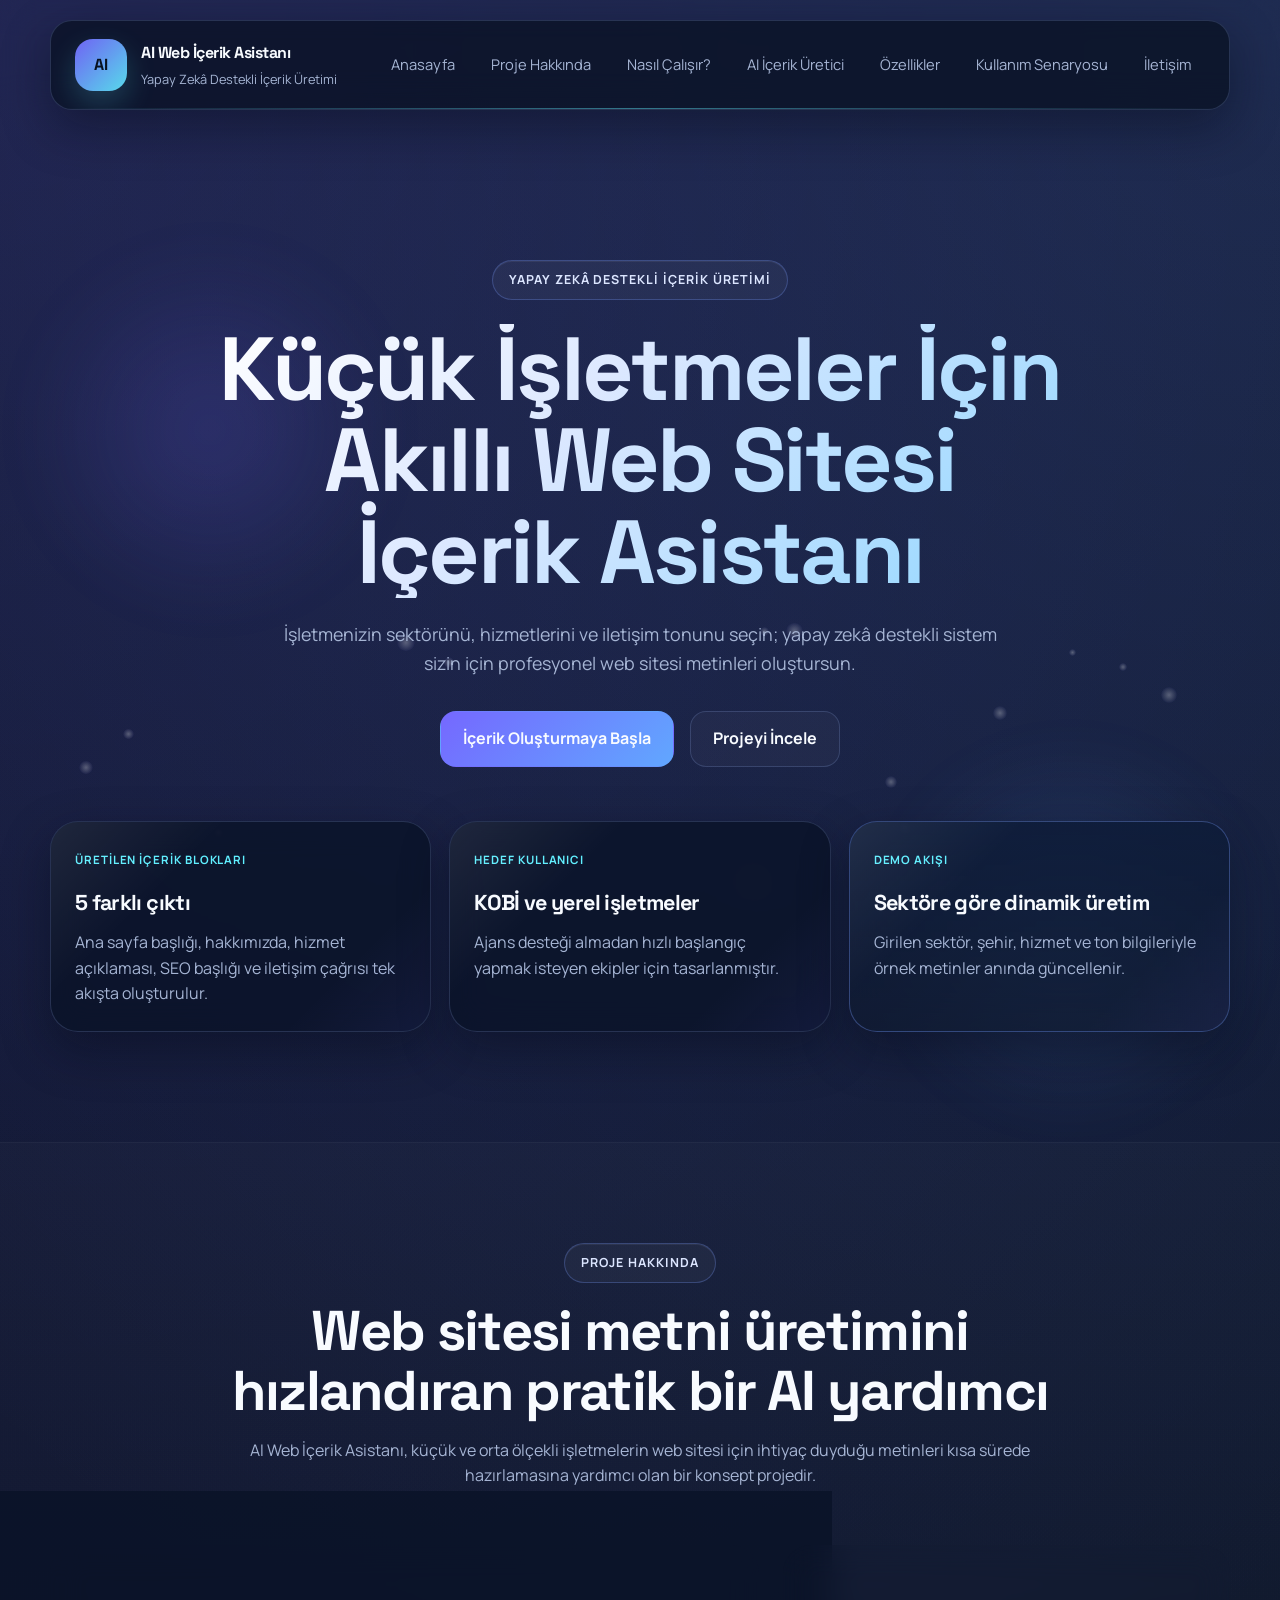
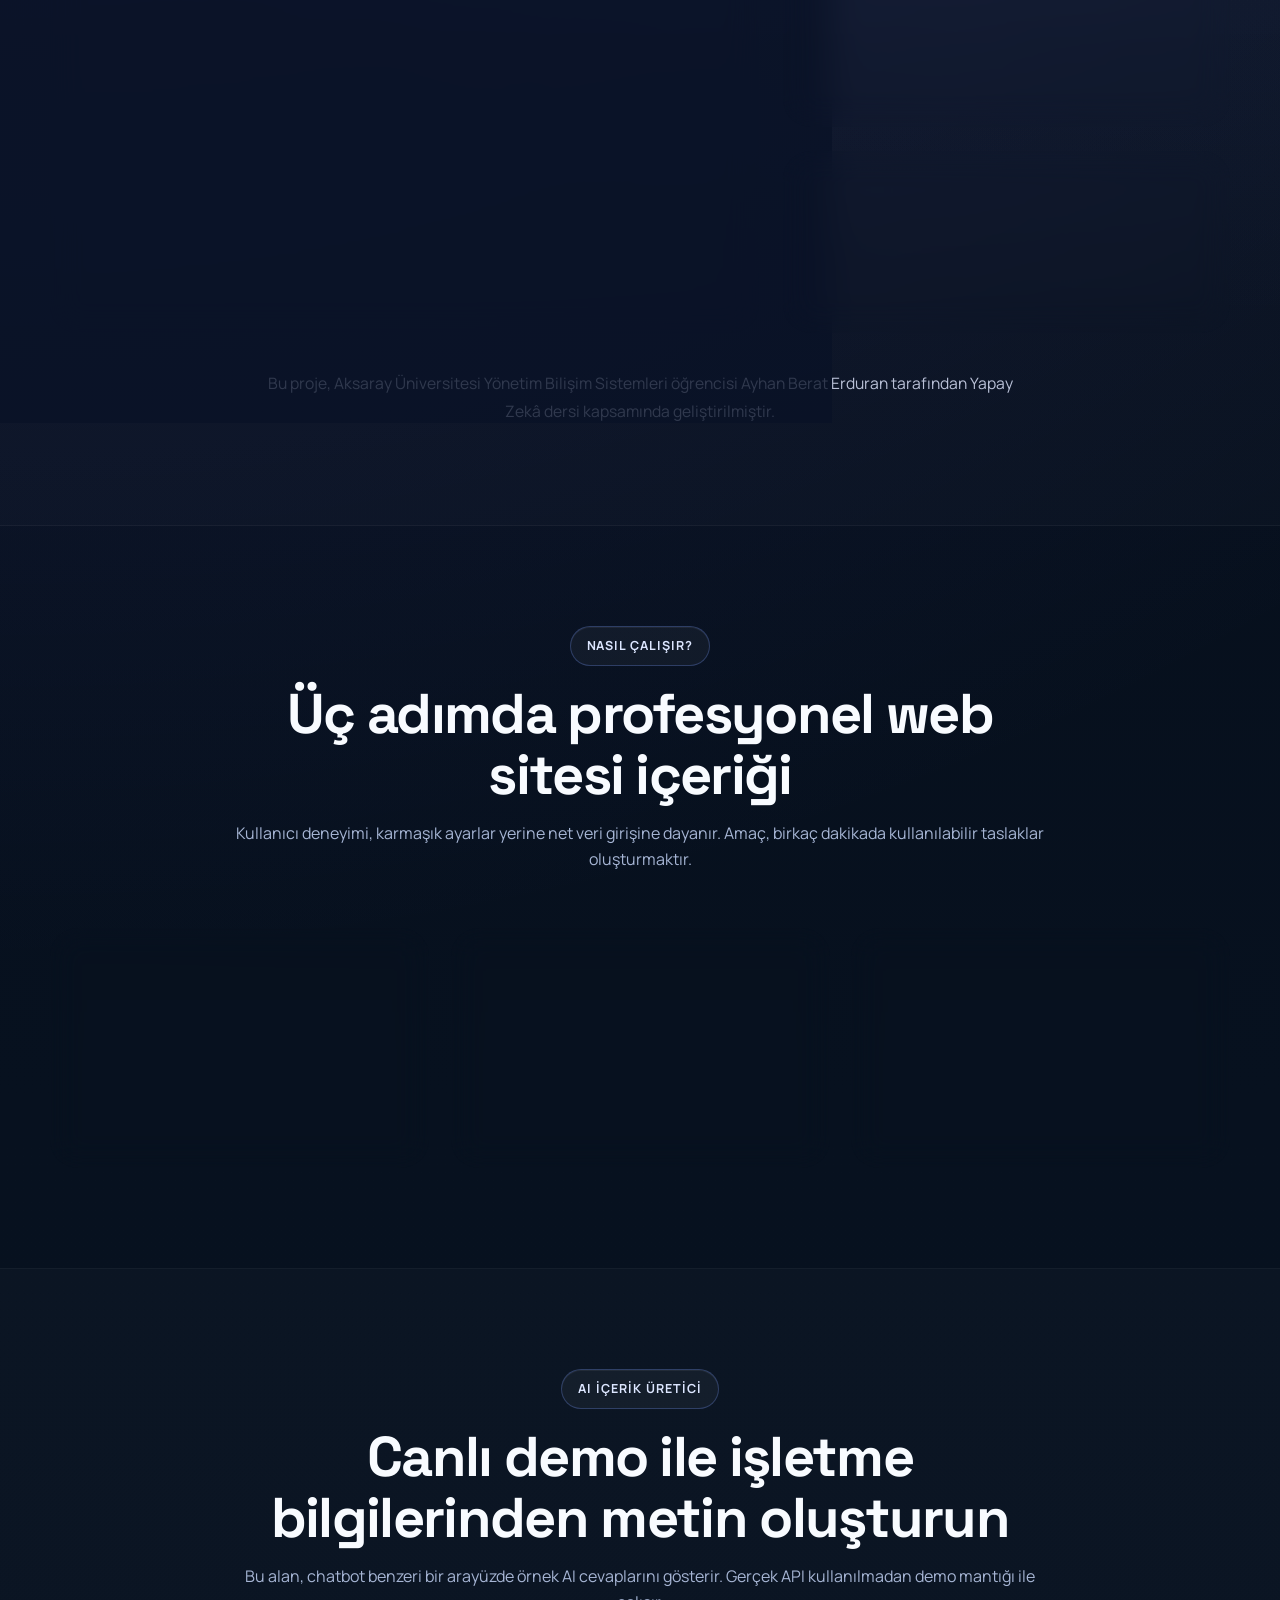
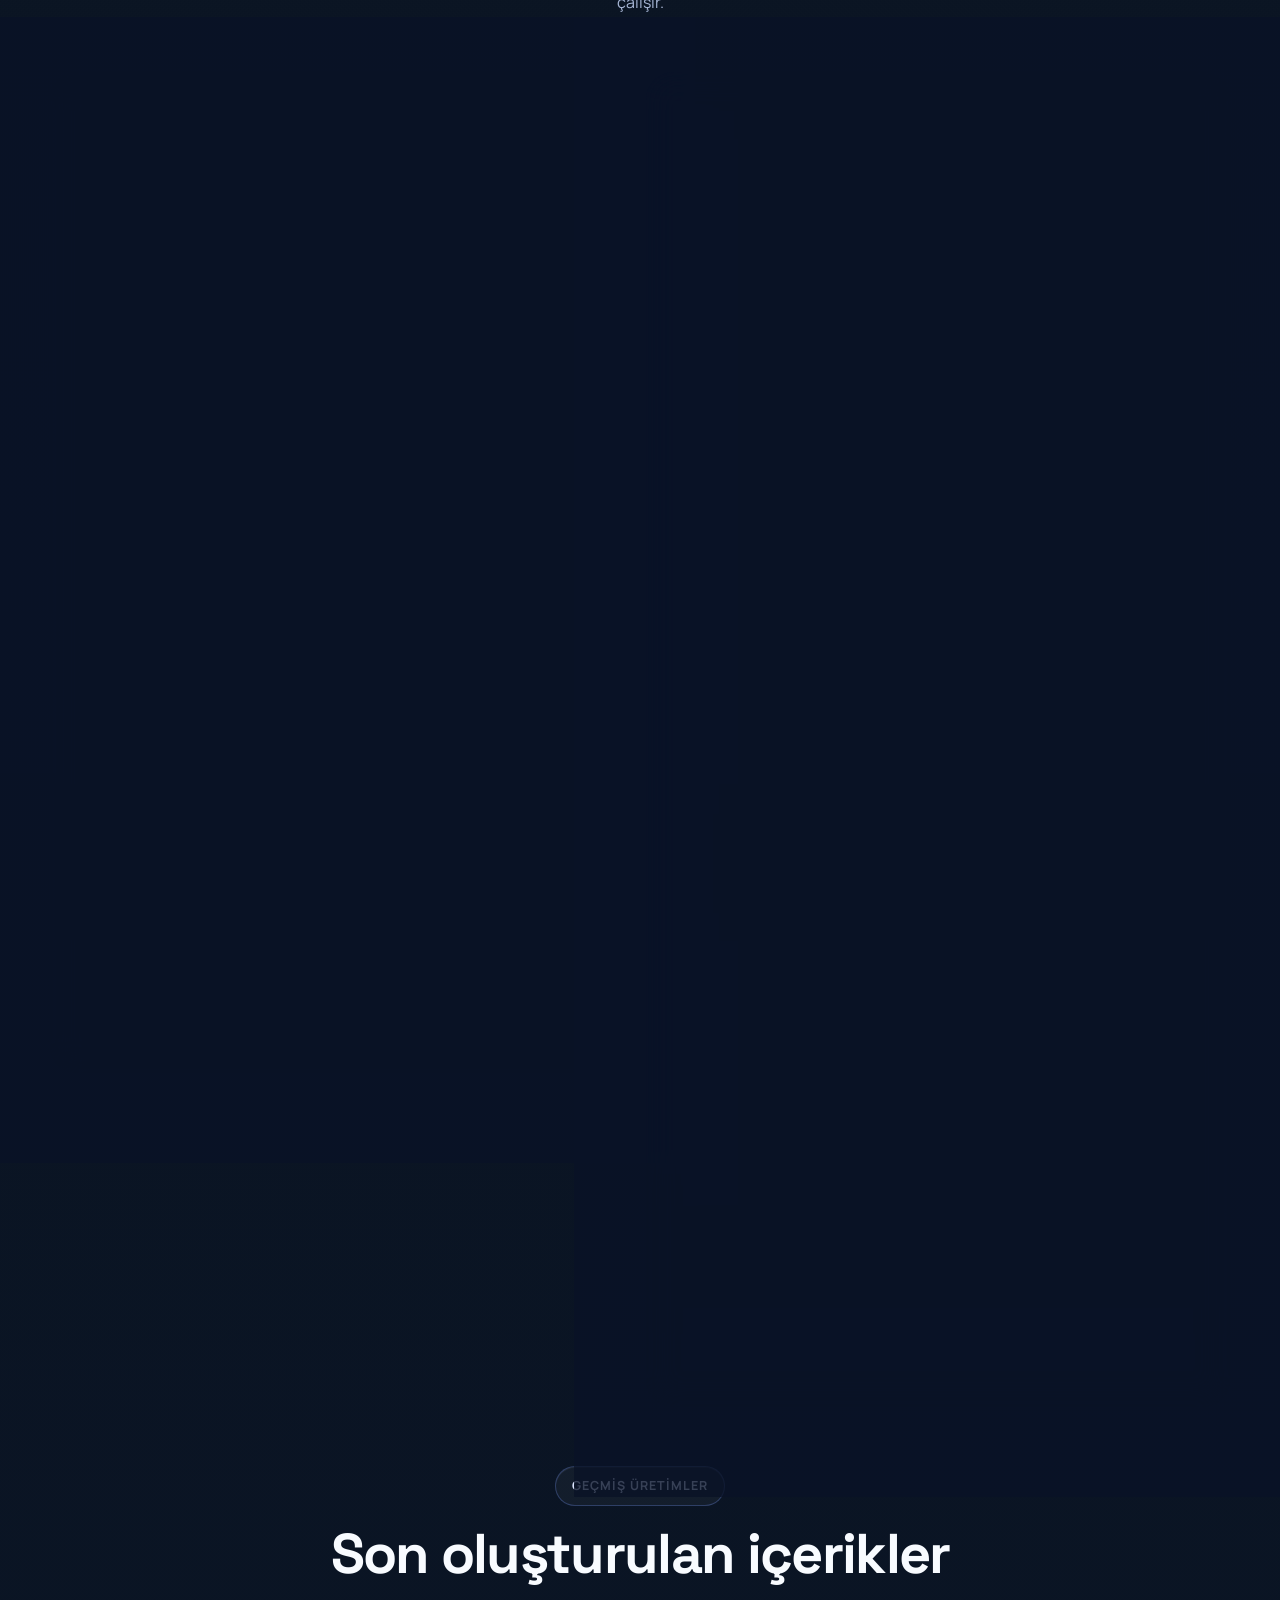
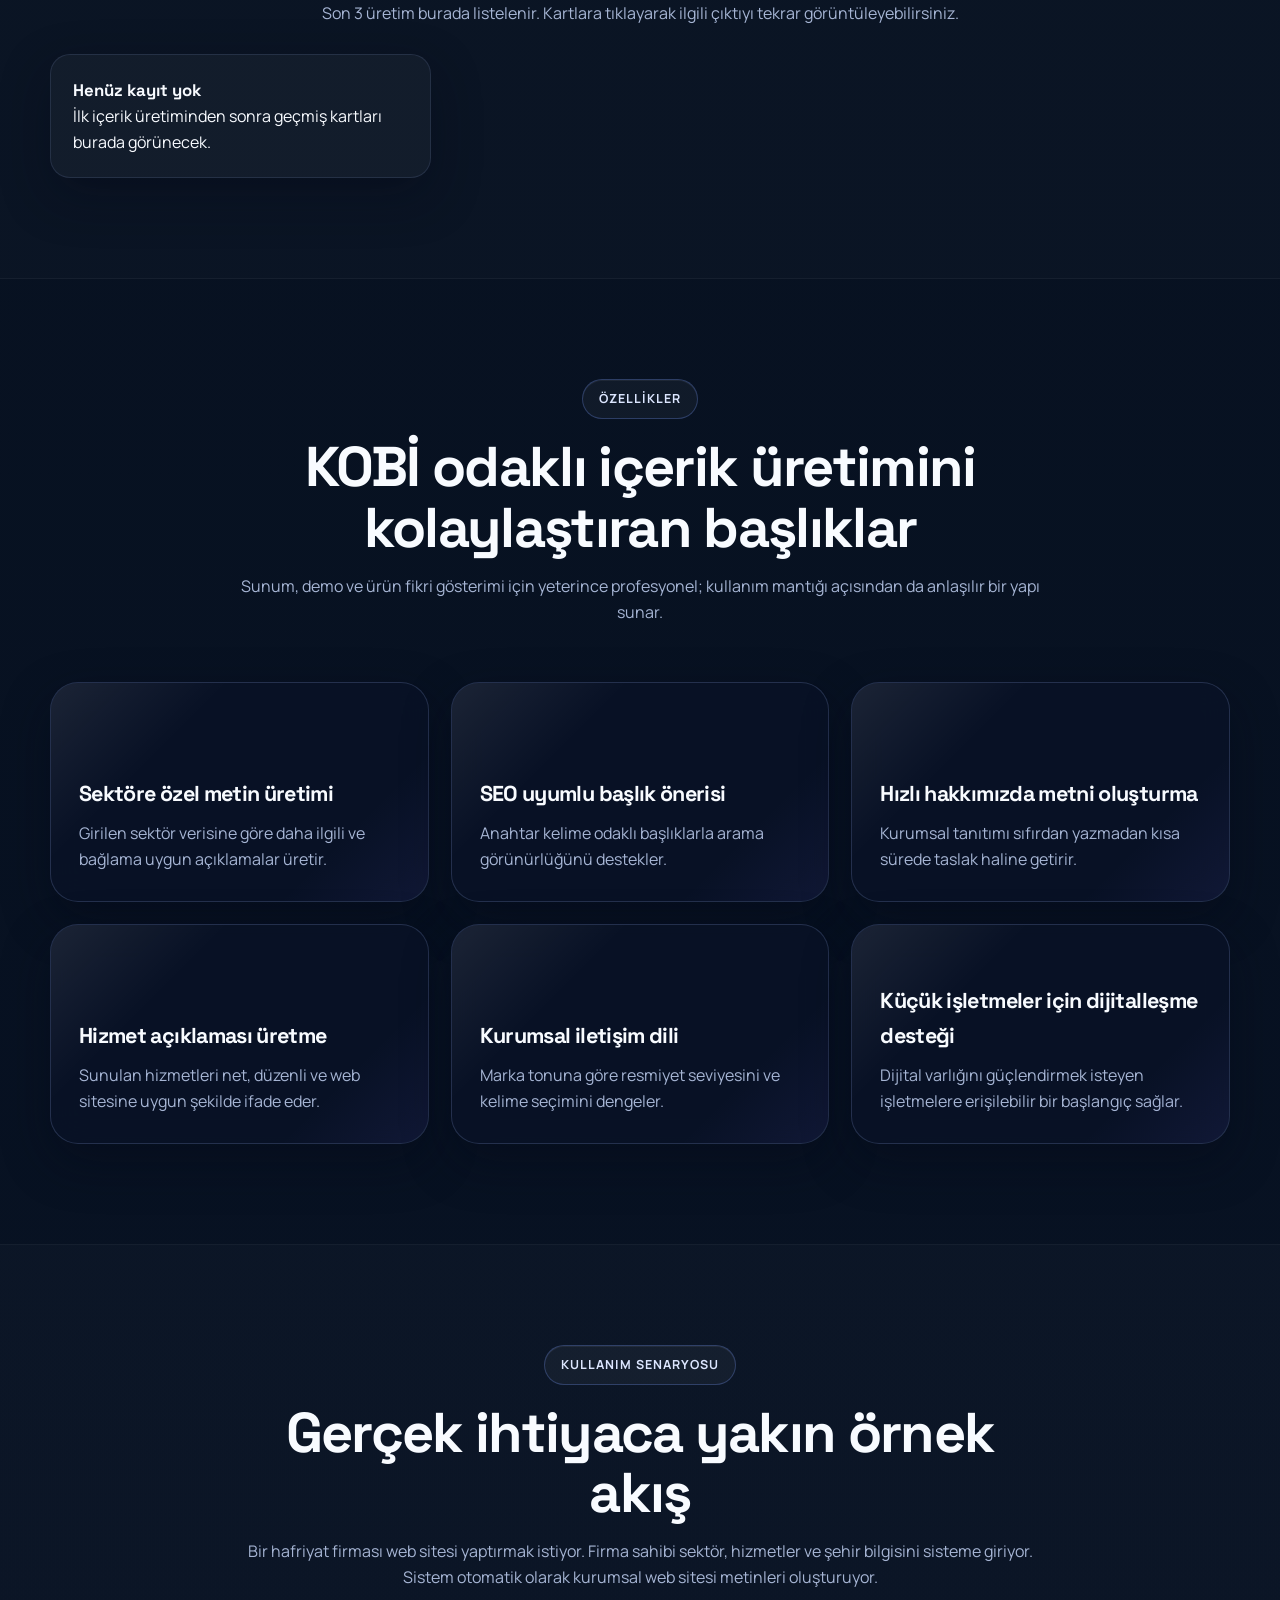
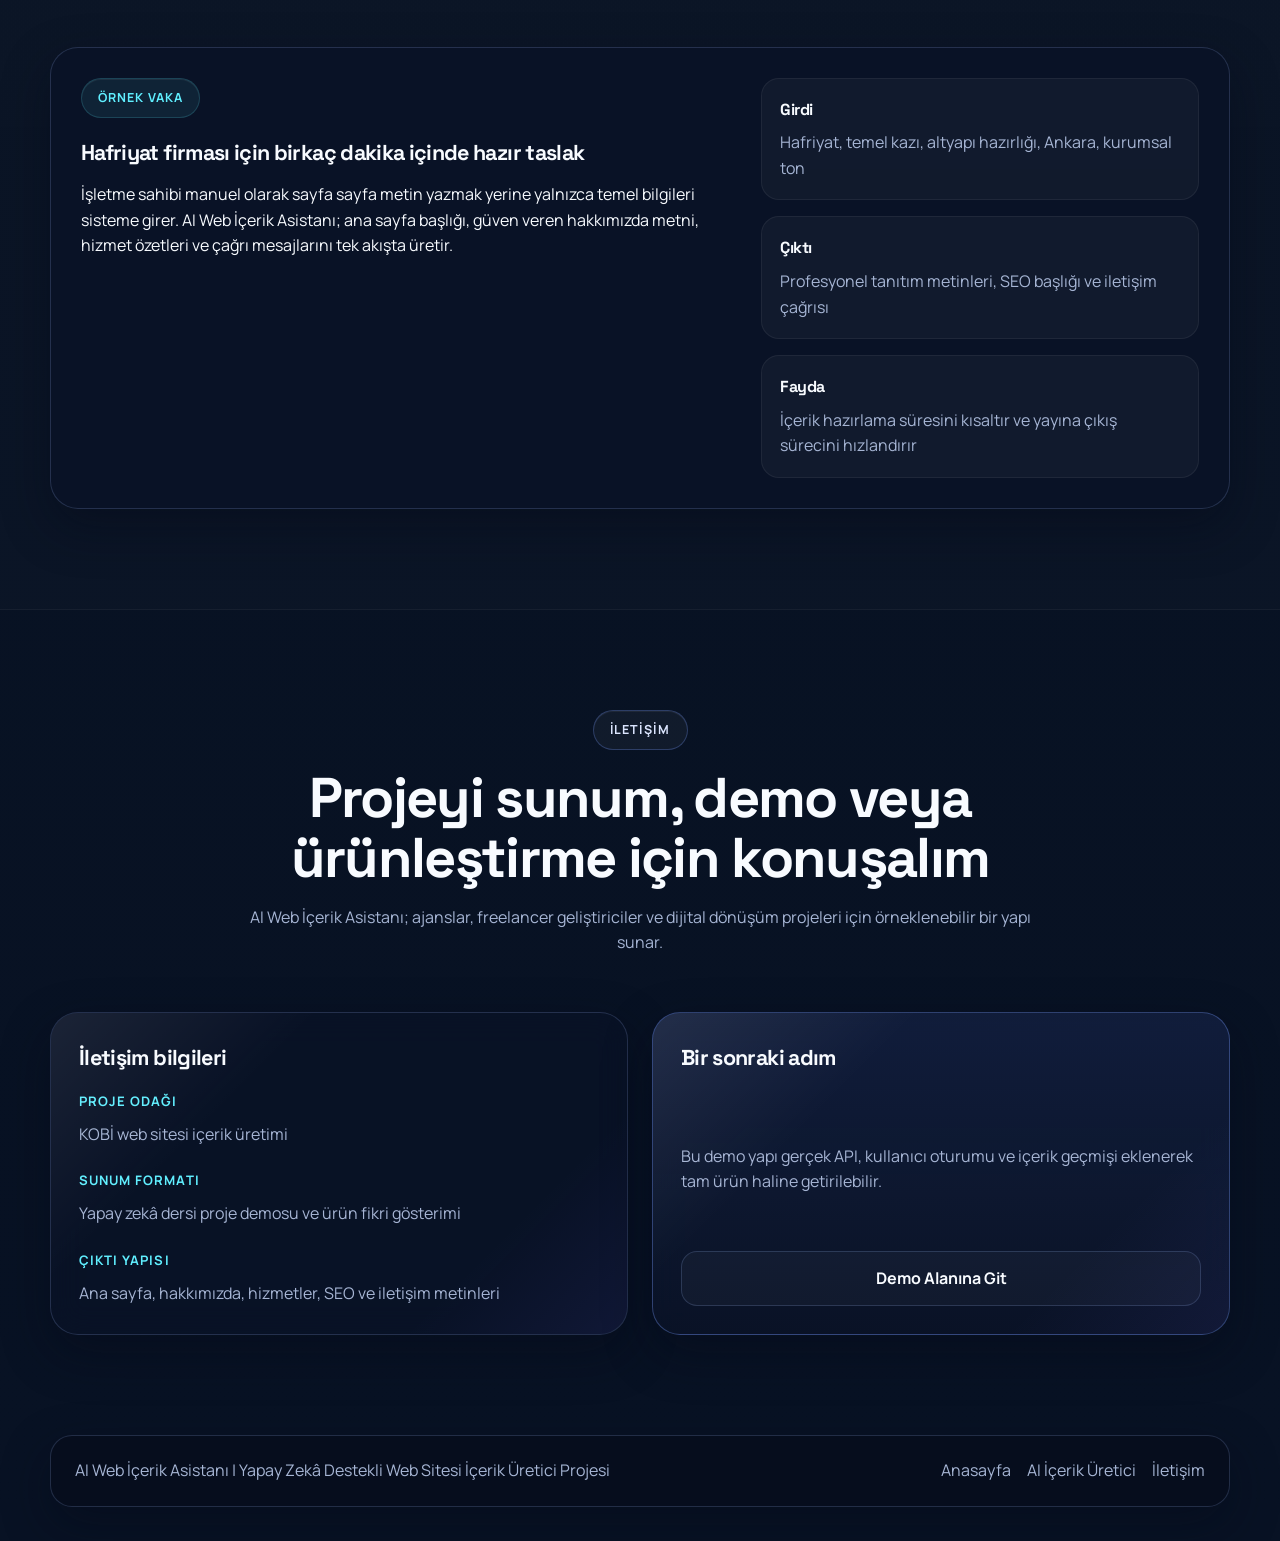
<file: akıllıwebsitesiiçerikasistanı/index.html>
<!DOCTYPE html>
<html lang="tr">
<head>
    <meta charset="UTF-8">
    <meta name="viewport" content="width=device-width, initial-scale=1.0">
    <title>AI Web İçerik Asistanı</title>
    <meta name="description" content="Küçük işletmeler için yapay zekâ destekli web sitesi içerik üretici demo projesi.">
    <link rel="preconnect" href="https://fonts.googleapis.com">
    <link rel="preconnect" href="https://fonts.gstatic.com" crossorigin>
    <link href="https://fonts.googleapis.com/css2?family=Manrope:wght@400;500;600;700;800&family=Space+Grotesk:wght@500;700&display=swap" rel="stylesheet">
    <link rel="stylesheet" href="websitesi.css">
</head>
<body>
    <div class="ambient-particles" id="snowflakes" aria-hidden="true"></div>

    <header class="site-header">
        <div class="header-shell">
            <a href="#hero" class="logo">
                <span class="logo-mark">AI</span>
                <span class="logo-text">
                    <strong>AI Web İçerik Asistanı</strong>
                    <small>Yapay Zekâ Destekli İçerik Üretimi</small>
                </span>
            </a>

            <nav class="main-nav" aria-label="Ana navigasyon">
                <button class="nav-toggle" id="navToggle" type="button" aria-expanded="false" aria-controls="navLinks">
                    <span></span>
                    <span></span>
                    <span></span>
                </button>

                <ul class="nav-links" id="navLinks">
                    <li><a href="#hero">Anasayfa</a></li>
                    <li><a href="#about">Proje Hakkında</a></li>
                    <li><a href="#how-it-works">Nasıl Çalışır?</a></li>
                    <li><a href="#generator">AI İçerik Üretici</a></li>
                    <li><a href="#features">Özellikler</a></li>
                    <li><a href="#scenario">Kullanım Senaryosu</a></li>
                    <li><a href="#contact">İletişim</a></li>
                </ul>
            </nav>
        </div>
    </header>

    <main>
        <section id="hero" class="hero-section">
            <div class="hero-glow hero-glow-left"></div>
            <div class="hero-glow hero-glow-right"></div>
            <div class="hero-content">
                <span class="hero-badge">Yapay Zekâ Destekli İçerik Üretimi</span>
                <h1>Küçük İşletmeler İçin Akıllı Web Sitesi İçerik Asistanı</h1>
                <p class="hero-description">İşletmenizin sektörünü, hizmetlerini ve iletişim tonunu seçin; yapay zekâ destekli sistem sizin için profesyonel web sitesi metinleri oluştursun.</p>
                <div class="hero-actions">
                    <a href="#generator" class="btn btn-primary">İçerik Oluşturmaya Başla</a>
                    <a href="#about" class="btn btn-secondary">Projeyi İncele</a>
                </div>
            </div>

            <div class="hero-metrics">
                <article class="metric-card">
                    <span class="metric-label">Üretilen içerik blokları</span>
                    <strong>5 farklı çıktı</strong>
                    <p>Ana sayfa başlığı, hakkımızda, hizmet açıklaması, SEO başlığı ve iletişim çağrısı tek akışta oluşturulur.</p>
                </article>
                <article class="metric-card">
                    <span class="metric-label">Hedef kullanıcı</span>
                    <strong>KOBİ ve yerel işletmeler</strong>
                    <p>Ajans desteği almadan hızlı başlangıç yapmak isteyen ekipler için tasarlanmıştır.</p>
                </article>
                <article class="metric-card metric-card-highlight">
                    <span class="metric-label">Demo akışı</span>
                    <strong>Sektöre göre dinamik üretim</strong>
                    <p>Girilen sektör, şehir, hizmet ve ton bilgileriyle örnek metinler anında güncellenir.</p>
                </article>
            </div>
        </section>

        <section id="about" class="content-section section-surface">
            <div class="section-heading">
                <span class="section-badge">Proje Hakkında</span>
                <h2>Web sitesi metni üretimini hızlandıran pratik bir AI yardımcı</h2>
                <p>AI Web İçerik Asistanı, küçük ve orta ölçekli işletmelerin web sitesi için ihtiyaç duyduğu metinleri kısa sürede hazırlamasına yardımcı olan bir konsept projedir.</p>
            </div>

            <div class="about-layout">
                <article class="about-panel large-panel">
                    <h3>Neyi çözer?</h3>
                    <p>Birçok işletme web sitesi yaptırmak istediğinde tasarım kadar içerik üretiminde de zorlanır. Özellikle ana sayfa başlığı, hakkımızda metni, hizmet açıklamaları ve dönüşüm odaklı çağrılar zaman alır.</p>
                    <p>Bu proje, sektör ve hizmet bilgilerini alarak kurumsal, samimi, premium veya sade tonlarda hazır web metinleri önerir. Böylece işletme sahibi sıfırdan metin yazmak yerine yönlendirilmiş içerik taslaklarıyla ilerler.</p>
                </article>

                <div class="about-stack">
                    <article class="about-panel stat-panel">
                        <span>Odak</span>
                        <strong>Hızlı içerik üretimi</strong>
                        <p>Site yayına alma sürecindeki içerik tıkanıklığını azaltır.</p>
                    </article>
                    <article class="about-panel stat-panel">
                        <span>Kazanım</span>
                        <strong>Tutarlı marka dili</strong>
                        <p>Farklı sayfalarda aynı iletişim çizgisinin korunmasına destek olur.</p>
                    </article>
                </div>
            </div>

            <p class="about-credit">Bu proje, Aksaray Üniversitesi Yönetim Bilişim Sistemleri öğrencisi Ayhan Berat Erduran tarafından Yapay Zekâ dersi kapsamında geliştirilmiştir.</p>
        </section>

        <section id="how-it-works" class="content-section">
            <div class="section-heading">
                <span class="section-badge">Nasıl Çalışır?</span>
                <h2>Üç adımda profesyonel web sitesi içeriği</h2>
                <p>Kullanıcı deneyimi, karmaşık ayarlar yerine net veri girişine dayanır. Amaç, birkaç dakikada kullanılabilir taslaklar oluşturmaktır.</p>
            </div>

            <div class="steps-grid">
                <article class="step-card">
                    <span class="step-number">01</span>
                    <h3>İşletme profilini gir</h3>
                    <p>İşletme adını, sektörünü, hizmetlerini ve bulunduğu şehri sisteme tanımla.</p>
                </article>
                <article class="step-card">
                    <span class="step-number">02</span>
                    <h3>İletişim tonunu seç</h3>
                    <p>Kurumsal, samimi, premium veya sade tonlardan biri seçilerek marka dilinin çerçevesi belirlenir.</p>
                </article>
                <article class="step-card">
                    <span class="step-number">03</span>
                    <h3>AI çıktısını anında al</h3>
                    <p>Sistem, tek butonla ana sayfa metninden SEO başlığına kadar kullanılabilir içerik blokları üretir.</p>
                </article>
            </div>
        </section>

        <section id="generator" class="content-section section-surface">
            <div class="section-heading">
                <span class="section-badge">AI İçerik Üretici</span>
                <h2>Canlı demo ile işletme bilgilerinden metin oluşturun</h2>
                <p>Bu alan, chatbot benzeri bir arayüzde örnek AI cevaplarını gösterir. Gerçek API kullanılmadan demo mantığı ile çalışır.</p>
            </div>

            <div class="generator-shell">
                <form class="generator-card" id="contentGeneratorForm">
                    <div class="card-topline">
                        <span class="dot dot-live"></span>
                        <span>AI içerik üretim paneli</span>
                    </div>
                    <h3>İşletme bilgilerini girin</h3>
                    <p class="form-intro">Sistemin örnek içerik üretebilmesi için aşağıdaki alanları doldurun.</p>

                    <div class="form-toolbar">
                        <button type="button" class="btn btn-secondary btn-compact" id="fillExampleBtn">Örnek Doldur</button>
                        <button type="button" class="btn btn-secondary btn-compact" id="clearFormBtn">Formu Temizle</button>
                    </div>

                    <div class="form-grid">
                        <div class="form-group">
                            <label for="businessName">İşletme adı</label>
                            <input type="text" id="businessName" name="businessName" placeholder="Örn. Atlas Hafriyat" required>
                        </div>

                        <div class="form-group">
                            <label for="sector">Sektör seçimi</label>
                            <select id="sector" name="sector" required>
                                <option value="" disabled selected>Sektör seçin</option>
                                <option value="Hafriyat">Hafriyat</option>
                                <option value="İnşaat">İnşaat</option>
                                <option value="Hukuk Bürosu">Hukuk Bürosu</option>
                                <option value="Restoran / Kafe">Restoran / Kafe</option>
                                <option value="Güzellik Merkezi">Güzellik Merkezi</option>
                                <option value="Psikolog / Terapi Merkezi">Psikolog / Terapi Merkezi</option>
                                <option value="Diş Kliniği">Diş Kliniği</option>
                                <option value="Emlak Ofisi">Emlak Ofisi</option>
                                <option value="Oto Galeri">Oto Galeri</option>
                                <option value="Kuaför / Berber">Kuaför / Berber</option>
                                <option value="Spor Salonu">Spor Salonu</option>
                                <option value="Danışmanlık Firması">Danışmanlık Firması</option>
                                <option value="Yazılım Şirketi">Yazılım Şirketi</option>
                                <option value="Eğitim Kurumu">Eğitim Kurumu</option>
                                <option value="Sağlık Kliniği">Sağlık Kliniği</option>
                                <option value="Mimarlık Ofisi">Mimarlık Ofisi</option>
                                <option value="Temizlik Firması">Temizlik Firması</option>
                                <option value="Nakliyat Firması">Nakliyat Firması</option>
                                <option value="Otel / Pansiyon">Otel / Pansiyon</option>
                                <option value="Organizasyon Firması">Organizasyon Firması</option>
                            </select>
                        </div>

                        <div class="form-group form-group-wide">
                            <label for="services">Hizmetler</label>
                            <textarea id="services" name="services" rows="4" placeholder="Örn. Hafriyat, temel kazı, yıkım, dolgu, altyapı hazırlığı" required></textarea>
                        </div>

                        <div class="form-group">
                            <label for="tone">Yazı tonu</label>
                            <select id="tone" name="tone" required>
                                <option value="" disabled selected>Ton seçin</option>
                                <option value="kurumsal">Kurumsal</option>
                                <option value="samimi">Samimi</option>
                                <option value="premium">Premium</option>
                                <option value="sade">Sade</option>
                                <option value="güven veren">Güven Veren</option>
                                <option value="profesyonel">Profesyonel</option>
                                <option value="genç ve dinamik">Genç ve Dinamik</option>
                                <option value="resmi">Resmi</option>
                                <option value="modern">Modern</option>
                                <option value="satış odaklı">Satış Odaklı</option>
                            </select>
                        </div>

                        <div class="form-group">
                            <label for="city">Şehir</label>
                            <input type="text" id="city" name="city" placeholder="Örn. Ankara" required>
                        </div>

                        <div class="form-group">
                            <label for="targetAudience">Hedef kitle</label>
                            <select id="targetAudience" name="targetAudience" required>
                                <option value="" disabled selected>Hedef kitle seçin</option>
                                <option value="Bireysel müşteriler">Bireysel müşteriler</option>
                                <option value="Kurumsal firmalar">Kurumsal firmalar</option>
                                <option value="Öğrenciler">Öğrenciler</option>
                                <option value="Aileler">Aileler</option>
                                <option value="Yerel müşteriler">Yerel müşteriler</option>
                                <option value="Premium müşteri kitlesi">Premium müşteri kitlesi</option>
                            </select>
                        </div>

                        <div class="form-group">
                            <label for="language">Dil seçimi</label>
                            <select id="language" name="language" required>
                                <option value="tr" selected>Türkçe</option>
                                <option value="en">İngilizce</option>
                            </select>
                        </div>

                        <div class="form-group">
                            <label for="contentLength">İçerik uzunluğu</label>
                            <select id="contentLength" name="contentLength" required>
                                <option value="" disabled selected>İçerik uzunluğu seçin</option>
                                <option value="kısa">Kısa</option>
                                <option value="orta">Orta</option>
                                <option value="uzun">Uzun</option>
                            </select>
                        </div>
                    </div>

                    <p class="form-feedback" id="formFeedback" aria-live="polite"></p>

                    <div class="loading-state" id="loadingState" aria-live="polite" hidden>
                        <span class="loading-spinner"></span>
                        <span>AI içerik hazırlanıyor...</span>
                    </div>

                    <div class="form-actions">
                        <button type="submit" class="btn btn-primary btn-block" id="generateBtn">AI İçerik Oluştur</button>
                    </div>
                </form>

                <div class="chat-card">
                    <div class="chat-header">
                        <div>
                            <span class="chat-kicker">Konuşma ekranı</span>
                            <h3>AI Asistan</h3>
                        </div>
                        <span class="chat-status">Demo aktif</span>
                    </div>

                    <div class="result-toolbar" id="resultToolbar" hidden>
                        <button type="button" class="btn btn-secondary btn-compact" id="newVersionBtn">Yeni Versiyon Oluştur</button>
                        <button type="button" class="btn btn-secondary btn-compact" id="downloadBtn">Metni İndir</button>
                    </div>

                    <div class="chat-stream" id="chatStream">
                        <article class="chat-message user-message">
                            <span class="message-label">Kullanıcı</span>
                            <p>İşletme bilgilerini girerek ana sayfa ve hizmet metinleri oluşturmak istiyorum.</p>
                        </article>

                        <article class="chat-message ai-message welcome-message">
                            <span class="message-label">AI Asistan</span>
                            <p>Merhaba, işletmenize uygun web sitesi metinlerini üretmek için soldaki formu doldurun. Sonuçlar burada sohbet cevabı gibi görüntülenecek.</p>
                        </article>
                    </div>

                    <div class="result-panels" id="resultPanels" hidden>
                        <article class="output-card">
                            <div class="output-card-header">
                                <strong id="heroTitleHeading">Ana sayfa hero başlığı</strong>
                                <button type="button" class="copy-btn" data-copy-target="heroTitle">Kopyala</button>
                            </div>
                            <p id="heroTitleOutput"></p>
                        </article>

                        <article class="output-card">
                            <div class="output-card-header">
                                <strong id="aboutTextHeading">Hakkımızda metni</strong>
                                <button type="button" class="copy-btn" data-copy-target="aboutText">Kopyala</button>
                            </div>
                            <p id="aboutTextOutput"></p>
                        </article>

                        <article class="output-card">
                            <div class="output-card-header">
                                <strong id="serviceTextHeading">Hizmet açıklaması</strong>
                                <button type="button" class="copy-btn" data-copy-target="serviceText">Kopyala</button>
                            </div>
                            <p id="serviceTextOutput"></p>
                        </article>

                        <article class="output-card">
                            <div class="output-card-header">
                                <strong id="seoTitleHeading">SEO başlığı</strong>
                                <button type="button" class="copy-btn" data-copy-target="seoTitle">Kopyala</button>
                            </div>
                            <p id="seoTitleOutput"></p>
                        </article>

                        <article class="output-card">
                            <div class="output-card-header">
                                <strong id="seoKeywordsHeading">SEO anahtar kelimeler</strong>
                                <button type="button" class="copy-btn" data-copy-target="seoKeywords">Kopyala</button>
                            </div>
                            <div class="keyword-chips" id="seoKeywordsOutput"></div>
                        </article>

                        <article class="output-card">
                            <div class="output-card-header">
                                <strong id="socialTextHeading">Sosyal medya tanıtım metni</strong>
                                <button type="button" class="copy-btn" data-copy-target="socialText">Kopyala</button>
                            </div>
                            <p id="socialTextOutput"></p>
                        </article>

                        <article class="output-card">
                            <div class="output-card-header">
                                <strong id="ctaTextHeading">İletişim çağrısı</strong>
                                <button type="button" class="copy-btn" data-copy-target="ctaText">Kopyala</button>
                            </div>
                            <p id="ctaTextOutput"></p>
                        </article>

                        <article class="output-card quality-card">
                            <div class="output-card-header">
                                <strong id="qualityScoreHeading">İçerik Kalite Skoru</strong>
                                <button type="button" class="copy-btn" data-copy-target="qualityScore">Kopyala</button>
                            </div>
                            <div class="quality-grid" id="qualityScoreOutput"></div>
                        </article>
                    </div>
                </div>
            </div>

            <div class="history-section" id="historySection">
                <div class="section-heading history-heading">
                    <span class="section-badge">Geçmiş Üretimler</span>
                    <h2>Son oluşturulan içerikler</h2>
                    <p>Son 3 üretim burada listelenir. Kartlara tıklayarak ilgili çıktıyı tekrar görüntüleyebilirsiniz.</p>
                </div>
                <div class="history-grid" id="historyGrid">
                    <article class="history-empty" id="historyEmptyState">
                        <strong>Henüz kayıt yok</strong>
                        <p>İlk içerik üretiminden sonra geçmiş kartları burada görünecek.</p>
                    </article>
                </div>
            </div>
        </section>

        <section id="features" class="content-section">
            <div class="section-heading">
                <span class="section-badge">Özellikler</span>
                <h2>KOBİ odaklı içerik üretimini kolaylaştıran başlıklar</h2>
                <p>Sunum, demo ve ürün fikri gösterimi için yeterince profesyonel; kullanım mantığı açısından da anlaşılır bir yapı sunar.</p>
            </div>

            <div class="features-grid">
                <article class="feature-card">
                    <h3>Sektöre özel metin üretimi</h3>
                    <p>Girilen sektör verisine göre daha ilgili ve bağlama uygun açıklamalar üretir.</p>
                </article>
                <article class="feature-card">
                    <h3>SEO uyumlu başlık önerisi</h3>
                    <p>Anahtar kelime odaklı başlıklarla arama görünürlüğünü destekler.</p>
                </article>
                <article class="feature-card">
                    <h3>Hızlı hakkımızda metni oluşturma</h3>
                    <p>Kurumsal tanıtımı sıfırdan yazmadan kısa sürede taslak haline getirir.</p>
                </article>
                <article class="feature-card">
                    <h3>Hizmet açıklaması üretme</h3>
                    <p>Sunulan hizmetleri net, düzenli ve web sitesine uygun şekilde ifade eder.</p>
                </article>
                <article class="feature-card">
                    <h3>Kurumsal iletişim dili</h3>
                    <p>Marka tonuna göre resmiyet seviyesini ve kelime seçimini dengeler.</p>
                </article>
                <article class="feature-card">
                    <h3>Küçük işletmeler için dijitalleşme desteği</h3>
                    <p>Dijital varlığını güçlendirmek isteyen işletmelere erişilebilir bir başlangıç sağlar.</p>
                </article>
            </div>
        </section>

        <section id="scenario" class="content-section section-surface">
            <div class="section-heading">
                <span class="section-badge">Kullanım Senaryosu</span>
                <h2>Gerçek ihtiyaca yakın örnek akış</h2>
                <p>Bir hafriyat firması web sitesi yaptırmak istiyor. Firma sahibi sektör, hizmetler ve şehir bilgisini sisteme giriyor. Sistem otomatik olarak kurumsal web sitesi metinleri oluşturuyor.</p>
            </div>

            <div class="scenario-panel">
                <div class="scenario-story">
                    <span class="scenario-tag">Örnek vaka</span>
                    <h3>Hafriyat firması için birkaç dakika içinde hazır taslak</h3>
                    <p>İşletme sahibi manuel olarak sayfa sayfa metin yazmak yerine yalnızca temel bilgileri sisteme girer. AI Web İçerik Asistanı; ana sayfa başlığı, güven veren hakkımızda metni, hizmet özetleri ve çağrı mesajlarını tek akışta üretir.</p>
                </div>
                <div class="scenario-points">
                    <div class="scenario-item">
                        <strong>Girdi</strong>
                        <p>Hafriyat, temel kazı, altyapı hazırlığı, Ankara, kurumsal ton</p>
                    </div>
                    <div class="scenario-item">
                        <strong>Çıktı</strong>
                        <p>Profesyonel tanıtım metinleri, SEO başlığı ve iletişim çağrısı</p>
                    </div>
                    <div class="scenario-item">
                        <strong>Fayda</strong>
                        <p>İçerik hazırlama süresini kısaltır ve yayına çıkış sürecini hızlandırır</p>
                    </div>
                </div>
            </div>
        </section>

        <section id="contact" class="content-section">
            <div class="section-heading">
                <span class="section-badge">İletişim</span>
                <h2>Projeyi sunum, demo veya ürünleştirme için konuşalım</h2>
                <p>AI Web İçerik Asistanı; ajanslar, freelancer geliştiriciler ve dijital dönüşüm projeleri için örneklenebilir bir yapı sunar.</p>
            </div>

            <div class="contact-grid">
                <article class="contact-card">
                    <h3>İletişim bilgileri</h3>
                    <div class="contact-item">
                        <span>Proje odağı</span>
                        <p>KOBİ web sitesi içerik üretimi</p>
                    </div>
                    <div class="contact-item">
                        <span>Sunum formatı</span>
                        <p>Yapay zekâ dersi proje demosu ve ürün fikri gösterimi</p>
                    </div>
                    <div class="contact-item">
                        <span>Çıktı yapısı</span>
                        <p>Ana sayfa, hakkımızda, hizmetler, SEO ve iletişim metinleri</p>
                    </div>
                </article>

                <article class="contact-card contact-cta-card">
                    <h3>Bir sonraki adım</h3>
                    <p>Bu demo yapı gerçek API, kullanıcı oturumu ve içerik geçmişi eklenerek tam ürün haline getirilebilir.</p>
                    <a href="#generator" class="btn btn-secondary">Demo Alanına Git</a>
                </article>
            </div>
        </section>
    </main>

    <footer class="site-footer">
        <div class="footer-shell">
            <p>AI Web İçerik Asistanı | Yapay Zekâ Destekli Web Sitesi İçerik Üretici Projesi</p>
            <div class="footer-links">
                <a href="#hero">Anasayfa</a>
                <a href="#generator">AI İçerik Üretici</a>
                <a href="#contact">İletişim</a>
            </div>
        </div>
    </footer>

    <div class="toast-container" id="toastContainer" aria-live="polite" aria-atomic="true"></div>

    <script src="websitesi.js"></script>
</body>
</html>
</file>
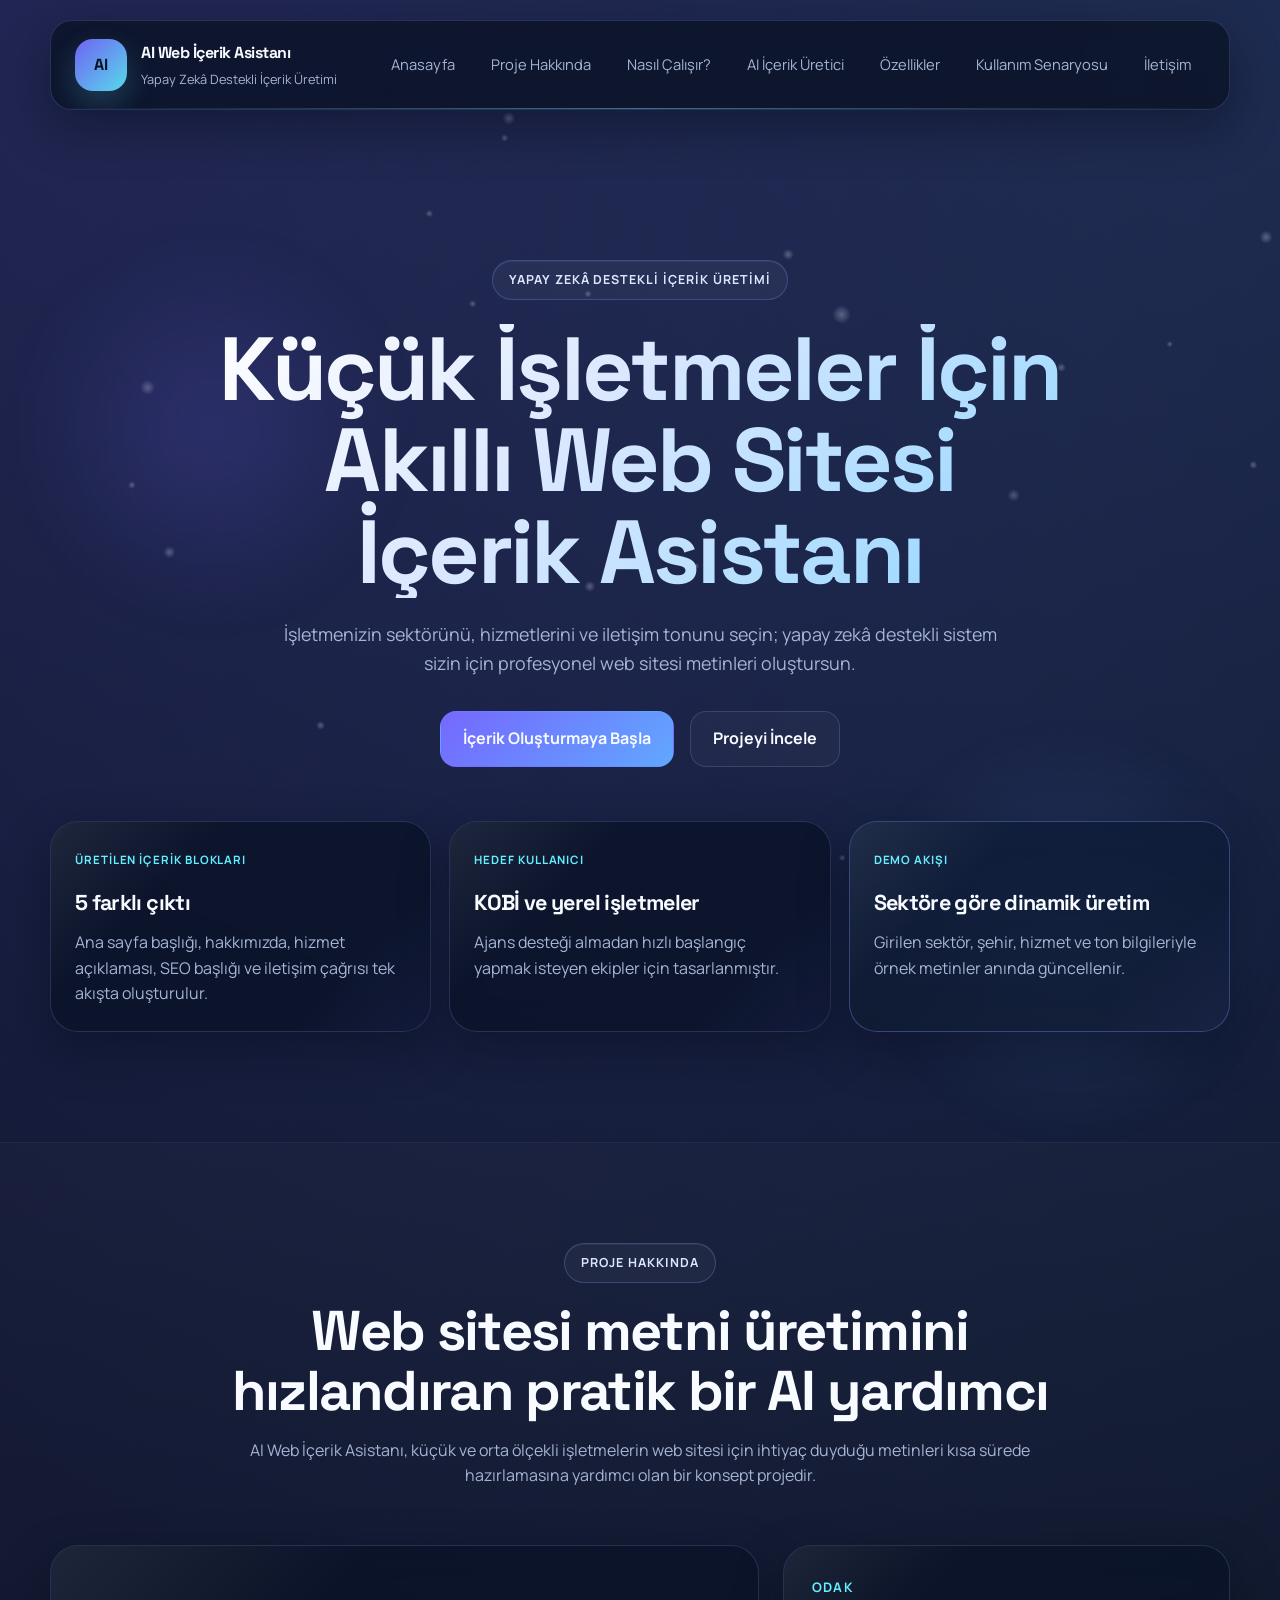
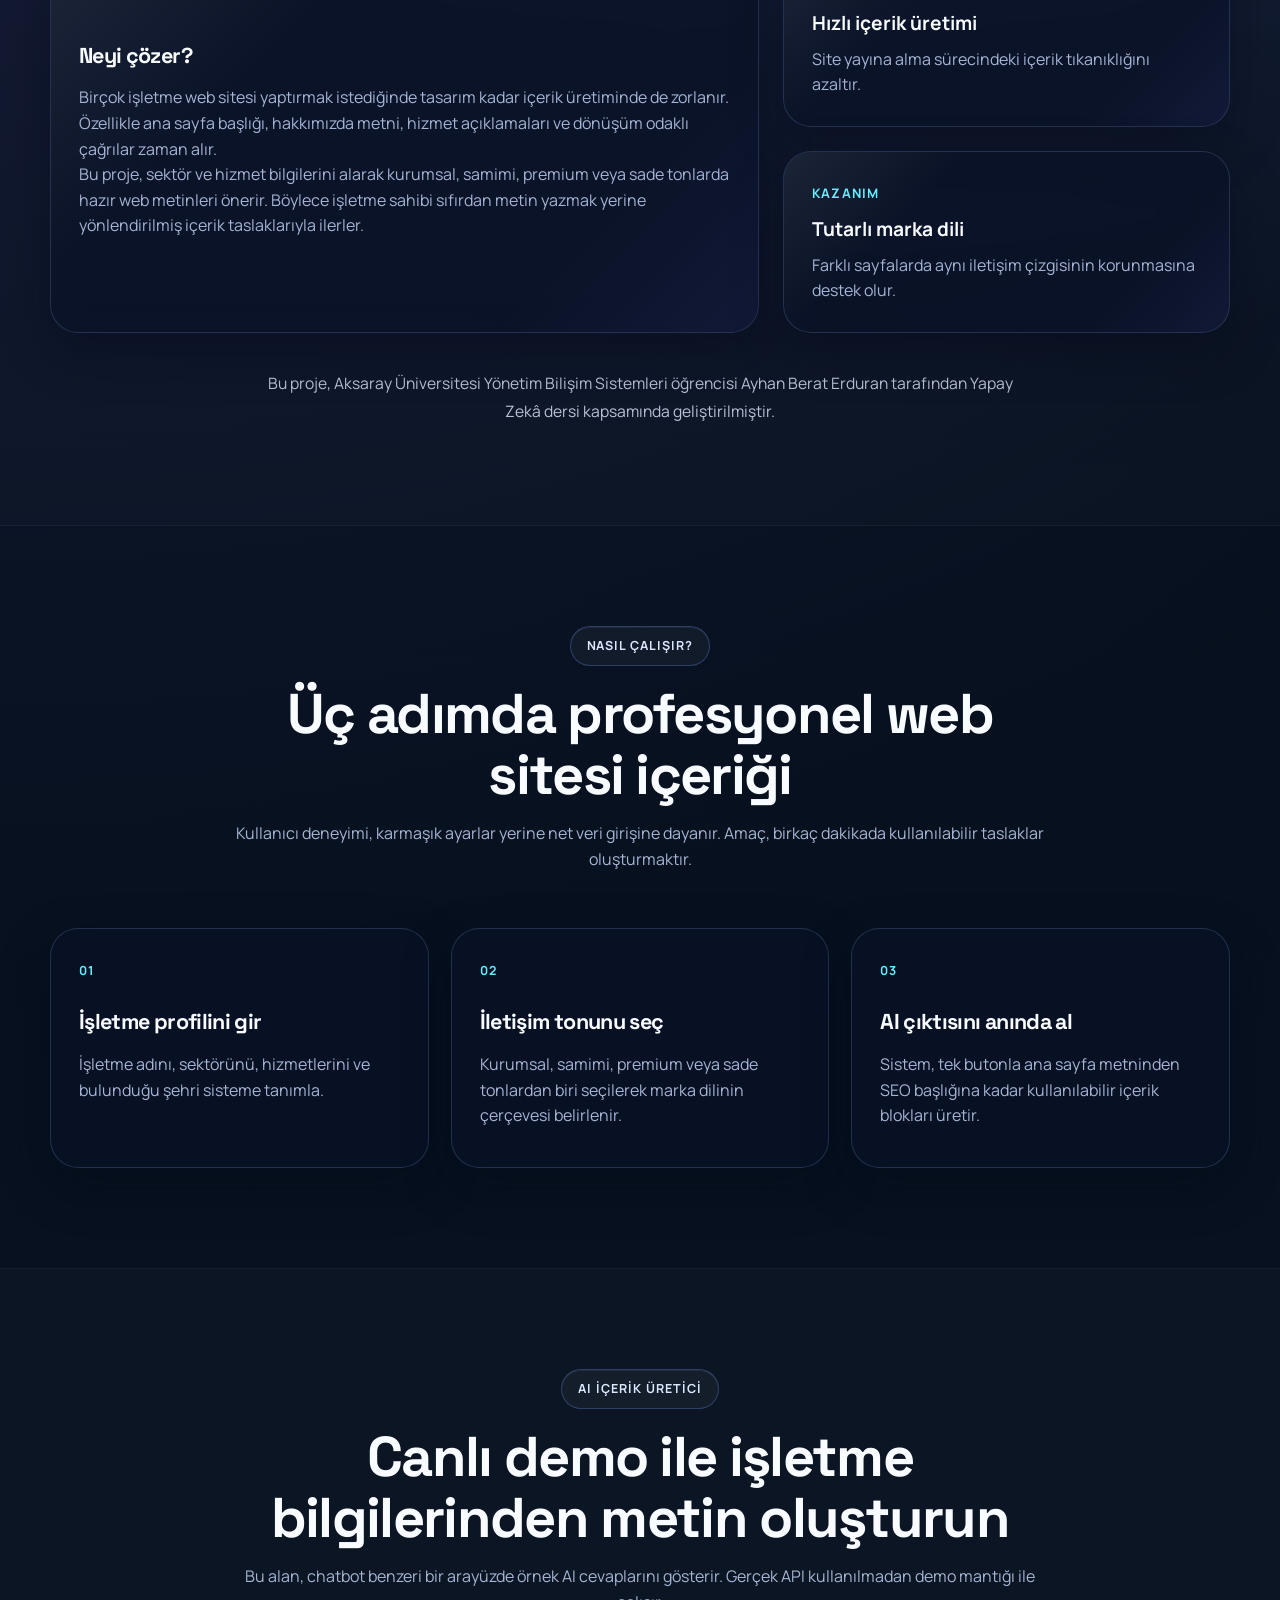
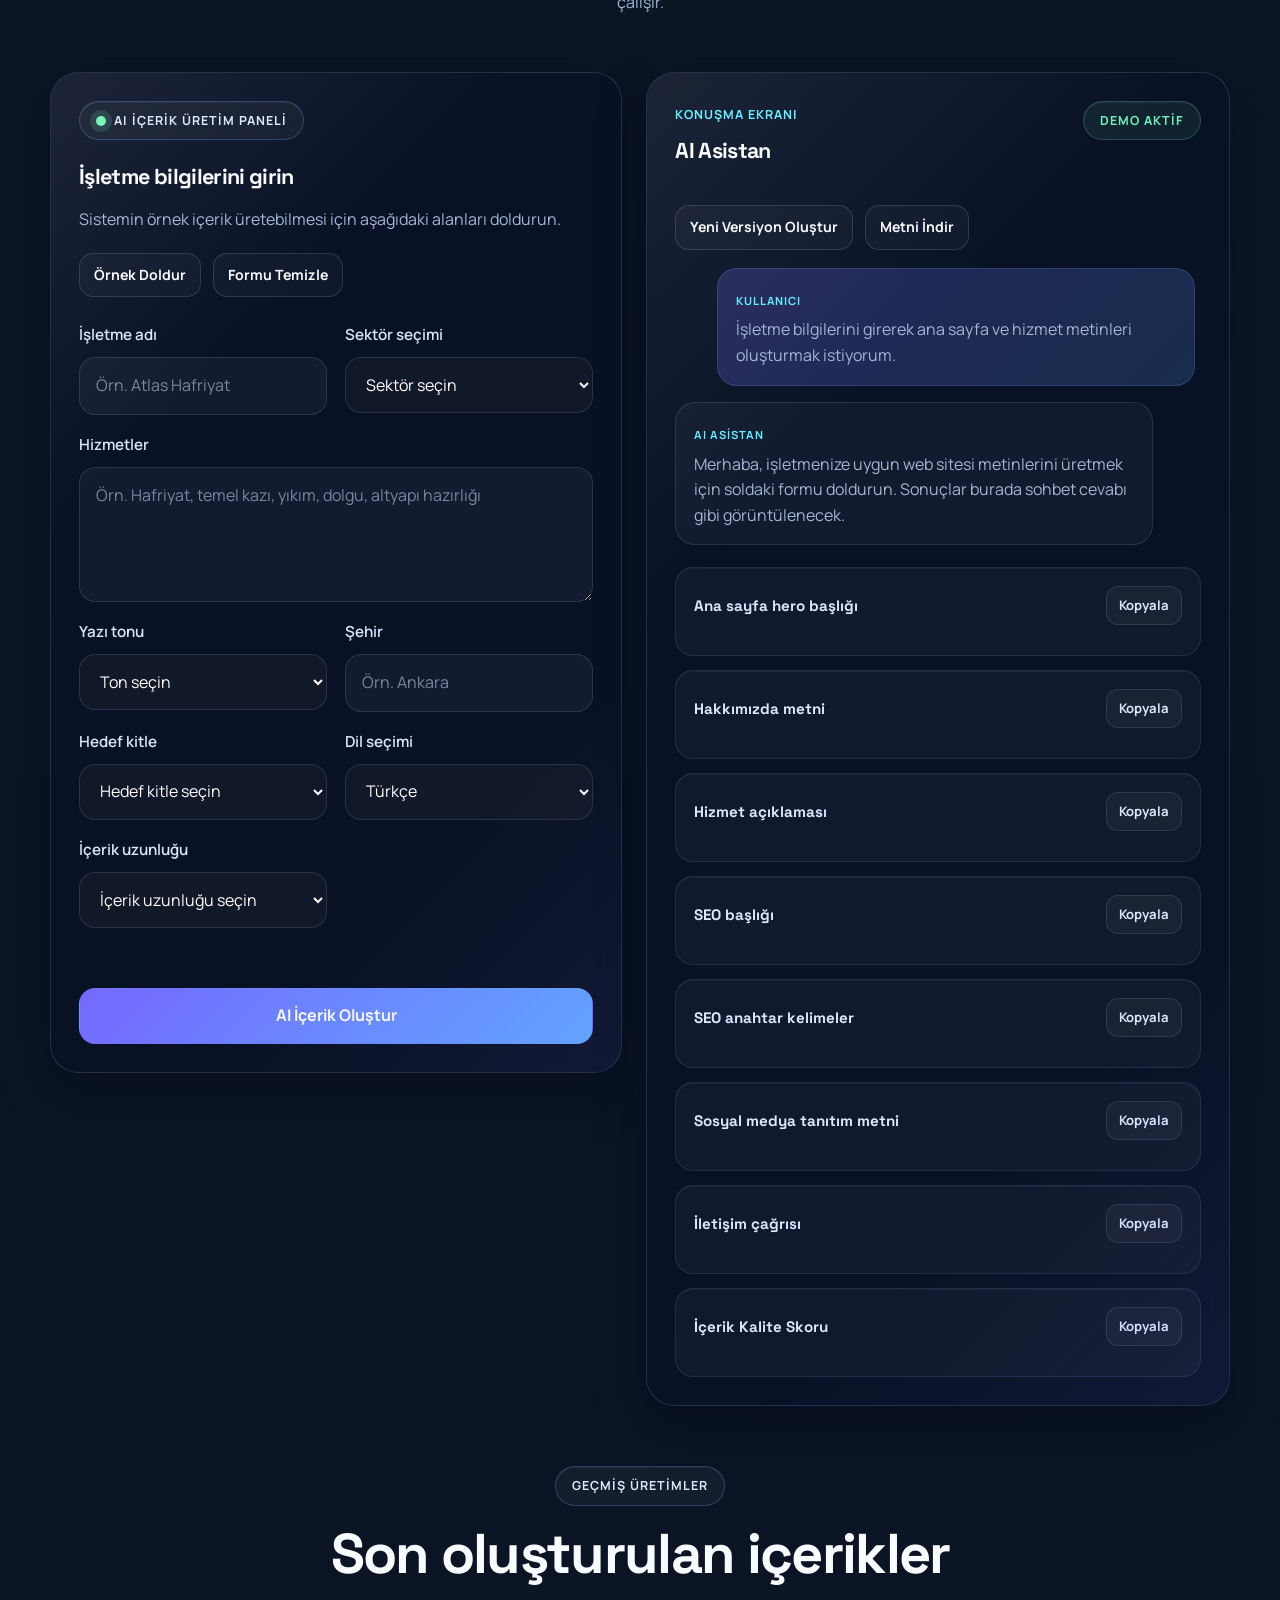
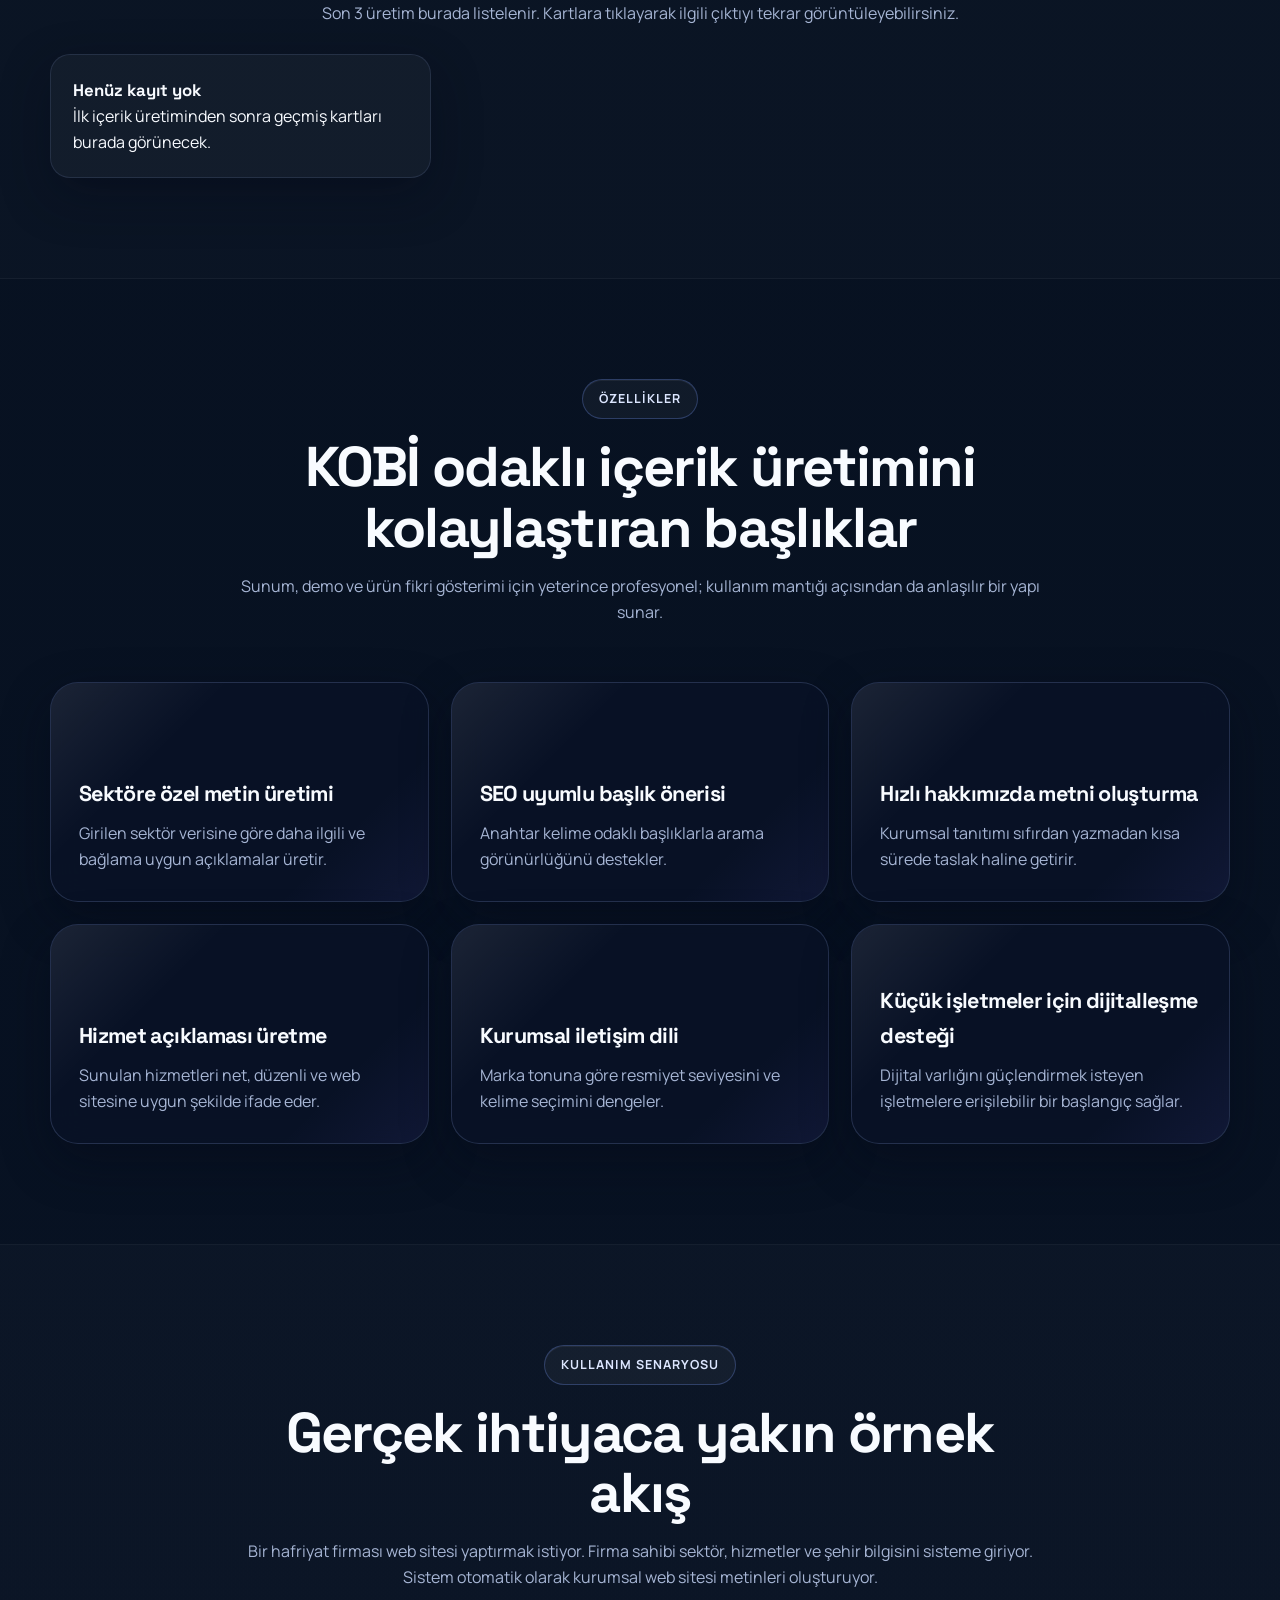
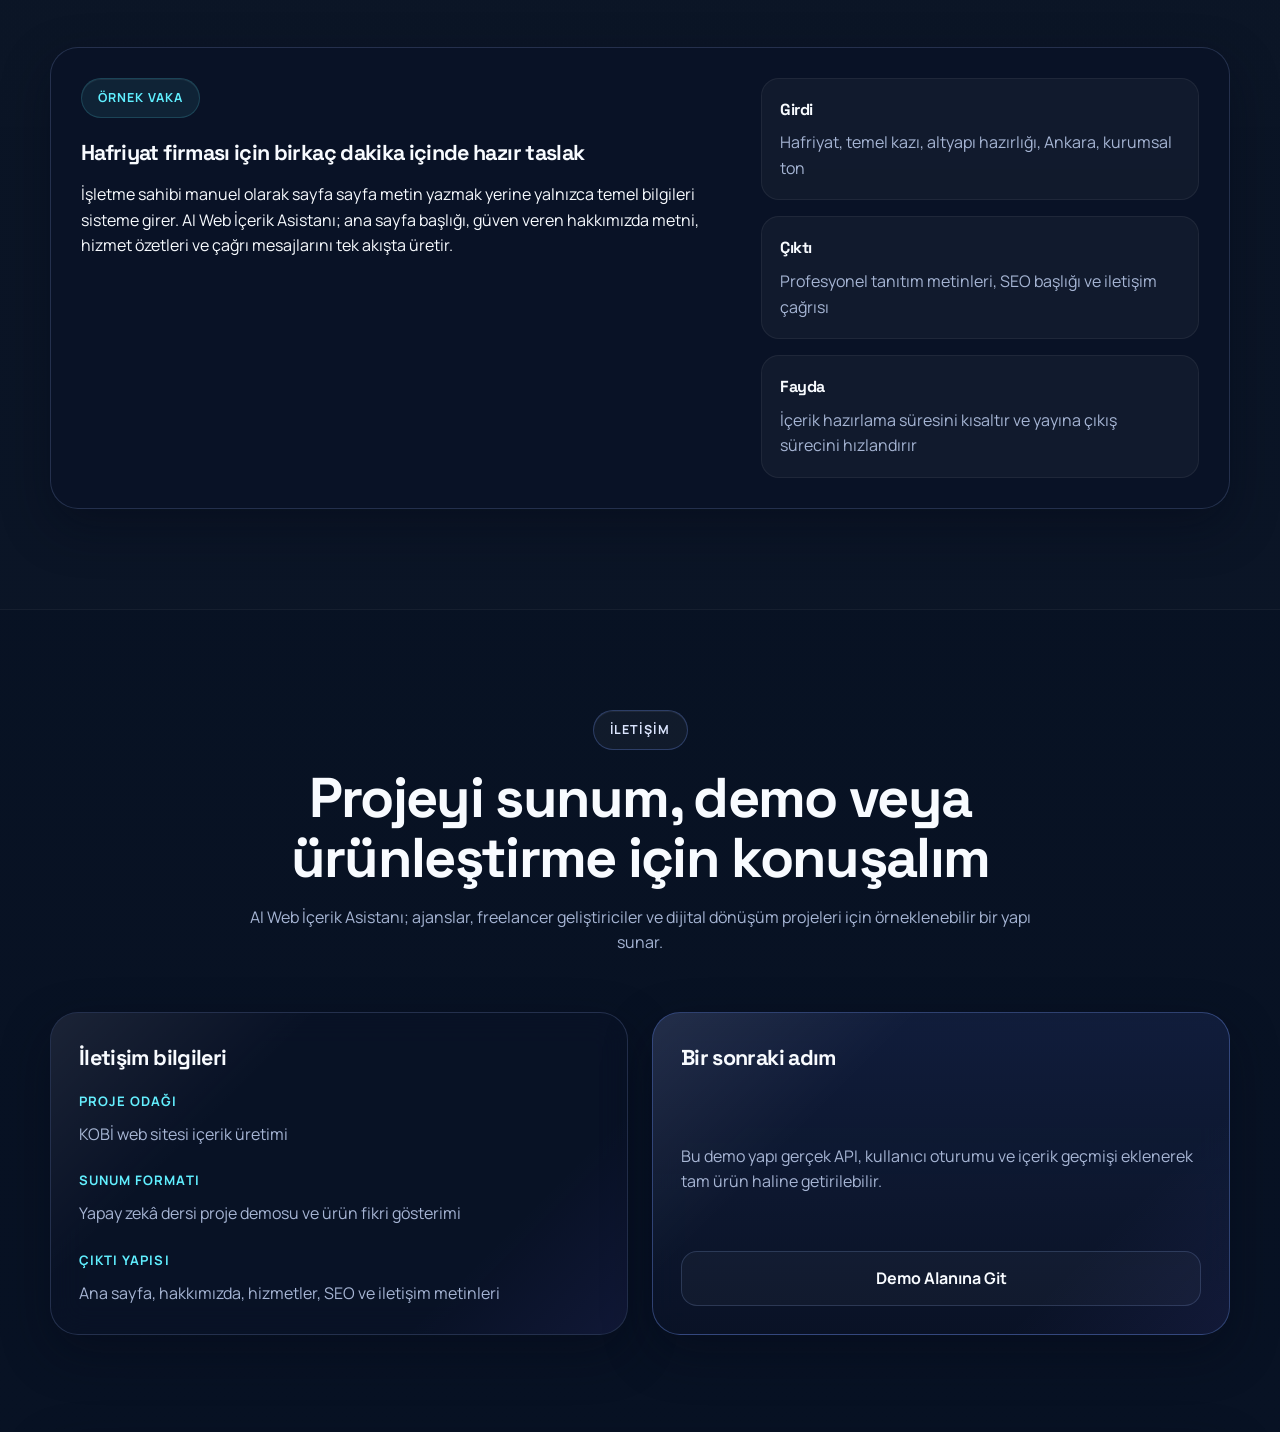
<file: akıllıwebsitesiiçerikasistanı/timer.html>
<!DOCTYPE html>
<html lang="tr">
<head>
    <meta charset="UTF-8">
    <meta http-equiv="refresh" content="0;url=index.html">
    <meta name="viewport" content="width=device-width, initial-scale=1.0">
    <title>AI Web İçerik Asistanı</title>
</head>
<body></body>
</html>
</file>
<file: akıllıwebsitesiiçerikasistanı/websitesi.css>
@charset "utf-8";

:root {
	--bg-main: #07111f;
	--bg-section: #0b1730;
	--bg-card: rgba(10, 19, 39, 0.78);
	--bg-card-strong: rgba(13, 26, 52, 0.92);
	--border-soft: rgba(163, 188, 255, 0.18);
	--border-strong: rgba(120, 156, 255, 0.34);
	--text-main: #f8fbff;
	--text-muted: #a6b5d4;
	--text-soft: #dce6ff;
	--accent-blue: #61a7ff;
	--accent-indigo: #7568ff;
	--accent-cyan: #60efff;
	--accent-pink: #b06dff;
	--success: #72f1b8;
	--danger: #ff8585;
	--shadow-soft: 0 24px 80px rgba(0, 0, 0, 0.34);
	--shadow-card: 0 18px 48px rgba(5, 10, 24, 0.42);
	--radius-lg: 28px;
	--radius-md: 20px;
	--radius-sm: 14px;
	--container: 1180px;
}

* {
	margin: 0;
	padding: 0;
	box-sizing: border-box;
}

html {
	scroll-behavior: smooth;
}

body {
	font-family: 'Manrope', sans-serif;
	background:
		radial-gradient(circle at top left, rgba(117, 104, 255, 0.22), transparent 32%),
		radial-gradient(circle at top right, rgba(97, 167, 255, 0.16), transparent 24%),
		linear-gradient(180deg, #050b16 0%, var(--bg-main) 34%, #081224 100%);
	color: var(--text-main);
	line-height: 1.6;
	overflow-x: hidden;
	min-height: 100vh;
}

body::before {
	content: '';
	position: fixed;
	inset: 0;
	background-image:
		linear-gradient(rgba(255, 255, 255, 0.025) 1px, transparent 1px),
		linear-gradient(90deg, rgba(255, 255, 255, 0.025) 1px, transparent 1px);
	background-size: 44px 44px;
	opacity: 0.24;
	pointer-events: none;
	z-index: 0;
}

a,
button,
input,
select,
textarea {
	font: inherit;
}

img {
	max-width: 100%;
	display: block;
}

button,
input,
select,
textarea {
	border: none;
	outline: none;
}

a {
	color: inherit;
	text-decoration: none;
}

main,
header,
footer {
	position: relative;
	z-index: 1;
}

.ambient-particles {
	position: fixed;
	inset: 0;
	pointer-events: none;
	z-index: 0;
	overflow: hidden;
}

.particle {
	position: absolute;
	border-radius: 999px;
	background: radial-gradient(circle, rgba(255, 255, 255, 0.8) 0%, rgba(117, 104, 255, 0.08) 72%, transparent 100%);
	filter: blur(0.3px);
	animation: floatParticle linear infinite;
	opacity: 0.35;
}

@keyframes floatParticle {
	0% {
		transform: translateY(0) translateX(0) scale(0.92);
		opacity: 0;
	}

	15% {
		opacity: 0.35;
	}

	85% {
		opacity: 0.35;
	}

	100% {
		transform: translateY(-120vh) translateX(18px) scale(1.08);
		opacity: 0;
	}
}

.site-header {
	position: sticky;
	top: 0;
	z-index: 20;
	padding: 20px 20px 0;
	backdrop-filter: blur(18px);
}

.header-shell,
.footer-shell,
.hero-content,
.hero-metrics,
.about-layout,
.steps-grid,
.generator-shell,
.features-grid,
.scenario-panel,
.contact-grid,
.section-heading {
	width: min(100%, var(--container));
	margin: 0 auto;
}

.header-shell {
	display: flex;
	align-items: center;
	justify-content: space-between;
	gap: 24px;
	padding: 18px 24px;
	border: 1px solid var(--border-soft);
	border-radius: 22px;
	background: rgba(7, 16, 33, 0.72);
	box-shadow: var(--shadow-card);
	position: relative;
	overflow: hidden;
}

.header-shell::before {
	content: '';
	position: absolute;
	inset: auto 0 0 0;
	height: 1px;
	background: linear-gradient(90deg, transparent, rgba(96, 239, 255, 0.45), transparent);
}

.logo {
	display: inline-flex;
	align-items: center;
	gap: 14px;
	min-width: 0;
}

.logo-mark {
	width: 52px;
	height: 52px;
	border-radius: 18px;
	display: grid;
	place-items: center;
	font-family: 'Space Grotesk', sans-serif;
	font-size: 1rem;
	font-weight: 700;
	background: linear-gradient(135deg, rgba(117, 104, 255, 0.95), rgba(96, 239, 255, 0.9));
	color: #07111f;
	box-shadow: 0 12px 30px rgba(96, 239, 255, 0.2);
}

.logo-text {
	display: flex;
	flex-direction: column;
	gap: 3px;
	min-width: 0;
}

.logo-text strong,
h1,
h2,
h3,
.metric-card strong,
.scenario-item strong {
	font-family: 'Space Grotesk', sans-serif;
	letter-spacing: -0.03em;
}

.logo-text strong {
	font-size: 1rem;
	font-weight: 700;
	color: var(--text-main);
}

.logo-text small {
	color: var(--text-muted);
	font-size: 0.8rem;
}

.main-nav {
	display: flex;
	align-items: center;
	gap: 18px;
}

.nav-links {
	display: flex;
	align-items: center;
	gap: 8px;
	list-style: none;
}

.nav-links a {
	padding: 10px 14px;
	border-radius: 999px;
	color: var(--text-muted);
	font-size: 0.92rem;
	transition: color 0.25s ease, background-color 0.25s ease, transform 0.25s ease;
}

.nav-links a:hover,
.nav-links a:focus-visible {
	background: rgba(117, 104, 255, 0.14);
	color: var(--text-main);
	transform: translateY(-1px);
}

.nav-toggle {
	display: none;
	width: 46px;
	height: 46px;
	border-radius: 14px;
	background: rgba(255, 255, 255, 0.04);
	cursor: pointer;
	align-items: center;
	justify-content: center;
	flex-direction: column;
	gap: 5px;
}

.nav-toggle span {
	width: 20px;
	height: 2px;
	border-radius: 999px;
	background: var(--text-main);
	transition: transform 0.25s ease, opacity 0.25s ease;
}

.hero-section,
.content-section {
	padding: 96px 20px;
}

.hero-section {
	min-height: 100vh;
	display: flex;
	flex-direction: column;
	justify-content: center;
	align-items: center;
	padding-top: 150px;
	padding-bottom: 110px;
	position: relative;
	text-align: center;
}

.hero-glow {
	position: absolute;
	width: 380px;
	height: 380px;
	border-radius: 50%;
	filter: blur(32px);
	opacity: 0.18;
	pointer-events: none;
	background: radial-gradient(circle, rgba(117, 104, 255, 1) 0%, transparent 70%);
}

.hero-glow-left {
	top: 130px;
	left: max(0px, calc(50% - 620px));
}

.hero-glow-right {
	bottom: 20px;
	right: max(0px, calc(50% - 620px));
	background: radial-gradient(circle, rgba(97, 167, 255, 1) 0%, transparent 72%);
}

.hero-content {
	max-width: 900px;
	position: relative;
	z-index: 1;
}

.hero-badge,
.section-badge,
.scenario-tag,
.chat-status,
.metric-label,
.chat-kicker,
.card-topline,
.step-number,
.message-label {
	letter-spacing: 0.08em;
	text-transform: uppercase;
	font-size: 0.78rem;
	font-weight: 700;
}

.hero-badge,
.section-badge,
.scenario-tag,
.chat-status,
.card-topline {
	display: inline-flex;
	align-items: center;
	gap: 8px;
	padding: 9px 16px;
	border-radius: 999px;
	border: 1px solid rgba(120, 156, 255, 0.28);
	background: rgba(255, 255, 255, 0.04);
	color: var(--text-soft);
	box-shadow: inset 0 1px 0 rgba(255, 255, 255, 0.06);
}

h1 {
	font-size: clamp(2.9rem, 7vw, 5.6rem);
	line-height: 1.02;
	margin: 24px auto 22px;
	max-width: 860px;
	background: linear-gradient(135deg, #ffffff 0%, #dce8ff 40%, #8fd6ff 100%);
	-webkit-background-clip: text;
	background-clip: text;
	color: transparent;
}

.hero-description,
.section-heading p,
.metric-card p,
.feature-card p,
.contact-card p,
.scenario-item p,
.step-card p,
.about-panel p,
.chat-message p,
.form-intro,
.contact-item p {
	color: var(--text-muted);
}

.hero-description {
	max-width: 740px;
	margin: 0 auto;
	font-size: 1.12rem;
}

.hero-actions {
	display: flex;
	justify-content: center;
	gap: 16px;
	margin-top: 34px;
	flex-wrap: wrap;
}

.btn {
	display: inline-flex;
	align-items: center;
	justify-content: center;
	gap: 10px;
	padding: 14px 22px;
	border-radius: 16px;
	font-weight: 700;
	transition: transform 0.25s ease, box-shadow 0.25s ease, border-color 0.25s ease, background-color 0.25s ease;
	cursor: pointer;
	border: 1px solid transparent;
}

.btn:hover,
.btn:focus-visible {
	transform: translateY(-2px);
	box-shadow: 0 16px 36px rgba(0, 0, 0, 0.22);
}

.btn-primary {
	background: linear-gradient(135deg, var(--accent-indigo), var(--accent-blue));
	color: #f8fbff;
}

.btn-secondary {
	background: rgba(255, 255, 255, 0.03);
	color: var(--text-main);
	border-color: var(--border-soft);
}

.btn-block {
	width: 100%;
}

.btn-compact {
	padding: 10px 14px;
	font-size: 0.88rem;
	border-radius: 14px;
}

.hero-metrics {
	display: grid;
	grid-template-columns: repeat(3, minmax(0, 1fr));
	gap: 18px;
	margin-top: 54px;
	position: relative;
	z-index: 1;
}

.metric-card,
.about-panel,
.step-card,
.generator-card,
.chat-card,
.feature-card,
.scenario-panel,
.contact-card {
	background: var(--bg-card);
	border: 1px solid var(--border-soft);
	border-radius: var(--radius-lg);
	box-shadow: var(--shadow-card);
	backdrop-filter: blur(16px);
}

.metric-card {
	padding: 24px;
	text-align: left;
	min-height: 200px;
	position: relative;
	overflow: hidden;
}

.metric-card::after,
.feature-card::after,
.chat-card::after,
.generator-card::after,
.about-panel::after,
.contact-card::after {
	content: '';
	position: absolute;
	inset: 0;
	background: linear-gradient(135deg, rgba(255, 255, 255, 0.08), transparent 30%, transparent 75%, rgba(117, 104, 255, 0.08));
	pointer-events: none;
}

.metric-card strong {
	display: block;
	font-size: 1.35rem;
	margin: 14px 0 10px;
	color: var(--text-main);
}

.metric-label {
	color: var(--accent-cyan);
	font-size: 0.72rem;
}

.metric-card-highlight {
	background: linear-gradient(180deg, rgba(14, 28, 57, 0.9), rgba(15, 26, 48, 0.74));
	border-color: var(--border-strong);
}

.content-section {
	position: relative;
	padding-top: 100px;
	padding-bottom: 100px;
}

.section-surface {
	background: linear-gradient(180deg, rgba(255, 255, 255, 0.02), rgba(255, 255, 255, 0.015));
	border-top: 1px solid rgba(255, 255, 255, 0.04);
	border-bottom: 1px solid rgba(255, 255, 255, 0.04);
}

.section-heading {
	text-align: center;
	margin-bottom: 56px;
	max-width: 820px;
}

h2 {
	font-size: clamp(2rem, 5vw, 3.5rem);
	line-height: 1.08;
	margin: 18px 0 16px;
	color: var(--text-main);
}

h3 {
	font-size: 1.35rem;
	color: var(--text-main);
	margin-bottom: 12px;
}

.about-layout {
	display: grid;
	grid-template-columns: 1.35fr 0.85fr;
	gap: 24px;
	align-items: stretch;
}

.large-panel,
.stat-panel,
.step-card,
.feature-card,
.contact-card,
.generator-card,
.chat-card {
	padding: 28px;
	position: relative;
	overflow: hidden;
}

.large-panel {
	min-height: 100%;
	display: flex;
	flex-direction: column;
	justify-content: center;
}

.about-stack {
	display: grid;
	gap: 24px;
}

.about-credit {
	max-width: 760px;
	margin: 28px auto 0;
	padding-top: 8px;
	color: rgba(225, 232, 255, 0.82);
	font-size: 0.98rem;
	line-height: 1.8;
	text-align: center;
}

.stat-panel span,
.contact-item span {
	display: inline-block;
	font-size: 0.82rem;
	text-transform: uppercase;
	letter-spacing: 0.08em;
	font-weight: 700;
	color: var(--accent-cyan);
	margin-bottom: 10px;
}

.stat-panel strong {
	display: block;
	font-size: 1.2rem;
	margin-bottom: 8px;
}

.steps-grid,
.features-grid {
	display: grid;
	grid-template-columns: repeat(3, minmax(0, 1fr));
	gap: 22px;
}

.step-card {
	min-height: 240px;
}

.step-number {
	display: inline-block;
	color: var(--accent-cyan);
	margin-bottom: 24px;
}

.generator-shell {
	display: grid;
	grid-template-columns: 1fr 1.02fr;
	gap: 24px;
	align-items: start;
}

.card-topline {
	margin-bottom: 20px;
	width: fit-content;
}

.dot {
	width: 10px;
	height: 10px;
	border-radius: 50%;
	display: inline-block;
}

.dot-live {
	background: var(--success);
	box-shadow: 0 0 0 6px rgba(114, 241, 184, 0.15);
}

.form-grid {
	display: grid;
	grid-template-columns: repeat(2, minmax(0, 1fr));
	gap: 18px;
	margin: 26px 0 20px;
}

.form-group {
	display: flex;
	flex-direction: column;
	gap: 10px;
}

.form-group-wide {
	grid-column: 1 / -1;
}

.form-group label {
	font-size: 0.95rem;
	font-weight: 600;
	color: var(--text-soft);
}

.form-group input,
.form-group select,
.form-group textarea {
	width: 100%;
	padding: 15px 16px;
	border-radius: 16px;
	border: 1px solid rgba(163, 188, 255, 0.16);
	background: rgba(255, 255, 255, 0.045);
	color: var(--text-main);
	transition: border-color 0.25s ease, box-shadow 0.25s ease, background-color 0.25s ease;
	resize: vertical;
}

.form-group select,
select {
	background-color: #111827;
	color: #ffffff;
	color-scheme: dark;
}

select option {
	background-color: #ffffff;
	color: #111827;
}

select option:hover,
select option:focus {
	background-color: #dbeafe;
	color: #111827;
}

select option:checked {
	background-color: #2563eb;
	color: #ffffff;
}

select option:disabled {
	background-color: #ffffff;
	color: #6b7280;
}

.form-group input::placeholder,
.form-group textarea::placeholder {
	color: rgba(166, 181, 212, 0.7);
}

.form-group input:focus,
.form-group select:focus,
.form-group textarea:focus {
	border-color: var(--accent-blue);
	box-shadow: 0 0 0 4px rgba(97, 167, 255, 0.12);
	background: rgba(255, 255, 255, 0.06);
}

.form-feedback {
	min-height: 24px;
	margin-bottom: 16px;
	font-size: 0.95rem;
	font-weight: 600;
	color: var(--danger);
}

.form-feedback.is-success {
	color: var(--success);
}

.form-toolbar,
.form-actions,
.result-toolbar {
	display: flex;
	gap: 12px;
	flex-wrap: wrap;
}

.form-toolbar {
	margin-top: 20px;
}

.form-actions {
	margin-top: 8px;
}

.loading-state {
	display: none;
	align-items: center;
	gap: 12px;
	margin-bottom: 16px;
	padding: 12px 14px;
	border-radius: 14px;
	background: rgba(37, 99, 235, 0.12);
	border: 1px solid rgba(96, 165, 250, 0.18);
	color: var(--text-soft);
	font-weight: 600;
}

.loading-state.is-visible {
	display: inline-flex;
}

.loading-spinner {
	width: 18px;
	height: 18px;
	border-radius: 50%;
	border: 2px solid rgba(255, 255, 255, 0.18);
	border-top-color: var(--accent-cyan);
	animation: spin 0.75s linear infinite;
}

@keyframes spin {
	to {
		transform: rotate(360deg);
	}
}

.chat-header {
	display: flex;
	justify-content: space-between;
	align-items: flex-start;
	gap: 16px;
	margin-bottom: 24px;
}

.result-toolbar {
	margin-bottom: 18px;
}

.chat-kicker {
	display: inline-block;
	color: var(--accent-cyan);
	margin-bottom: 10px;
}

.chat-status {
	color: var(--success);
	border-color: rgba(114, 241, 184, 0.2);
	background: rgba(114, 241, 184, 0.08);
	white-space: nowrap;
}

.chat-stream {
	display: flex;
	flex-direction: column;
	gap: 16px;
	max-height: 620px;
	overflow: auto;
	padding-right: 6px;
}

.chat-stream::-webkit-scrollbar {
	width: 8px;
}

.chat-stream::-webkit-scrollbar-thumb {
	background: rgba(255, 255, 255, 0.14);
	border-radius: 999px;
}

.chat-message {
	padding: 18px 18px 16px;
	border-radius: 20px;
	max-width: 92%;
	position: relative;
	animation: messageRise 0.45s ease;
}

@keyframes messageRise {
	from {
		opacity: 0;
		transform: translateY(16px);
	}

	to {
		opacity: 1;
		transform: translateY(0);
	}
}

.user-message {
	align-self: flex-end;
	background: linear-gradient(135deg, rgba(117, 104, 255, 0.24), rgba(97, 167, 255, 0.18));
	border: 1px solid rgba(133, 156, 255, 0.2);
}

.ai-message {
	align-self: flex-start;
	background: rgba(255, 255, 255, 0.04);
	border: 1px solid rgba(163, 188, 255, 0.14);
}

.message-label {
	display: inline-block;
	margin-bottom: 8px;
	color: var(--accent-cyan);
	font-size: 0.7rem;
}

.message-list {
	margin-top: 14px;
	display: grid;
	gap: 12px;
}

.message-item {
	padding: 14px 15px;
	border-radius: 16px;
	background: rgba(255, 255, 255, 0.03);
	border: 1px solid rgba(255, 255, 255, 0.06);
}

.message-item strong {
	display: block;
	font-size: 0.9rem;
	margin-bottom: 6px;
	color: var(--text-soft);
}

.result-panels {
	display: grid;
	gap: 14px;
	margin-top: 22px;
}

.quality-card {
	background: linear-gradient(180deg, rgba(18, 30, 61, 0.92), rgba(10, 19, 39, 0.78));
	border-color: rgba(120, 156, 255, 0.18);
}

.quality-grid {
	display: grid;
	grid-template-columns: repeat(2, minmax(0, 1fr));
	gap: 12px;
}

.quality-stat {
	padding: 16px;
	border-radius: 16px;
	background: rgba(255, 255, 255, 0.035);
	border: 1px solid rgba(163, 188, 255, 0.12);
}

.quality-stat span {
	display: block;
	font-size: 0.78rem;
	font-weight: 700;
	letter-spacing: 0.08em;
	text-transform: uppercase;
	color: var(--accent-cyan);
	margin-bottom: 8px;
}

.quality-stat strong {
	font-size: 1.5rem;
	font-family: 'Space Grotesk', sans-serif;
	color: var(--text-main);
}

.history-section {
	width: min(100%, var(--container));
	margin: 42px auto 0;
	padding-top: 18px;
}

.history-heading {
	margin-bottom: 28px;
}

.history-grid {
	display: grid;
	grid-template-columns: repeat(3, minmax(0, 1fr));
	gap: 18px;
}

.history-card,
.history-empty {
	padding: 22px;
	border-radius: 20px;
	background: rgba(255, 255, 255, 0.035);
	border: 1px solid rgba(163, 188, 255, 0.12);
	box-shadow: var(--shadow-card);
}

.history-card {
	cursor: pointer;
	transition: transform 0.25s ease, border-color 0.25s ease, background-color 0.25s ease;
}

.history-card:hover,
.history-card:focus-visible {
	transform: translateY(-2px);
	border-color: rgba(117, 104, 255, 0.28);
	background: rgba(117, 104, 255, 0.08);
}

.history-card h4,
.history-empty strong {
	font-family: 'Space Grotesk', sans-serif;
	font-size: 1.05rem;
	color: var(--text-main);
	margin-bottom: 12px;
}

.history-meta {
	display: grid;
	gap: 8px;
	color: var(--text-muted);
	font-size: 0.92rem;
}

.history-meta span {
	color: var(--text-soft);
	font-weight: 600;
}

.output-card {
	padding: 18px;
	border-radius: 18px;
	background: rgba(255, 255, 255, 0.035);
	border: 1px solid rgba(163, 188, 255, 0.12);
	box-shadow: inset 0 1px 0 rgba(255, 255, 255, 0.04);
}

.output-card-header {
	display: flex;
	justify-content: space-between;
	align-items: center;
	gap: 10px;
	margin-bottom: 12px;
}

.output-card-header strong {
	font-size: 0.95rem;
	color: var(--text-soft);
	font-family: 'Space Grotesk', sans-serif;
}

.output-card p {
	color: var(--text-muted);
}

.copy-btn {
	padding: 8px 12px;
	border-radius: 12px;
	background: rgba(255, 255, 255, 0.04);
	border: 1px solid rgba(163, 188, 255, 0.14);
	color: var(--text-soft);
	cursor: pointer;
	transition: all 0.2s ease;
	font-size: 0.82rem;
	font-weight: 700;
}

.copy-btn:hover,
.copy-btn:focus-visible {
	background: rgba(117, 104, 255, 0.14);
	border-color: rgba(117, 104, 255, 0.28);
	color: var(--text-main);
}

.keyword-chips {
	display: flex;
	gap: 10px;
	flex-wrap: wrap;
}

.keyword-chip {
	padding: 8px 12px;
	border-radius: 999px;
	background: rgba(96, 239, 255, 0.08);
	border: 1px solid rgba(96, 239, 255, 0.18);
	color: var(--text-soft);
	font-size: 0.84rem;
	font-weight: 600;
}

.toast-container {
	position: fixed;
	right: 20px;
	bottom: 20px;
	display: grid;
	gap: 10px;
	z-index: 30;
	pointer-events: none;
}

.toast {
	padding: 14px 16px;
	border-radius: 16px;
	background: rgba(8, 17, 35, 0.94);
	border: 1px solid rgba(163, 188, 255, 0.18);
	color: var(--text-main);
	box-shadow: var(--shadow-card);
	min-width: 240px;
	animation: toastIn 0.25s ease;
}

.toast.is-error {
	border-color: rgba(255, 133, 133, 0.3);
	color: #ffd3d3;
}

.toast.is-success {
	border-color: rgba(114, 241, 184, 0.3);
	color: #dbffef;
}

@keyframes toastIn {
	from {
		opacity: 0;
		transform: translateY(10px);
	}

	to {
		opacity: 1;
		transform: translateY(0);
	}
}

.feature-card {
	min-height: 220px;
	display: flex;
	flex-direction: column;
	justify-content: flex-end;
}

.feature-card h3 {
	margin-bottom: 10px;
}

.scenario-panel {
	display: grid;
	grid-template-columns: 1.2fr 0.8fr;
	gap: 24px;
	padding: 30px;
	align-items: stretch;
}

.scenario-tag {
	margin-bottom: 18px;
	color: var(--accent-cyan);
	background: rgba(96, 239, 255, 0.08);
	border-color: rgba(96, 239, 255, 0.16);
}

.scenario-points {
	display: grid;
	gap: 16px;
}

.scenario-item {
	padding: 18px;
	border-radius: 18px;
	background: rgba(255, 255, 255, 0.035);
	border: 1px solid rgba(255, 255, 255, 0.06);
}

.scenario-item strong {
	display: block;
	font-size: 1rem;
	margin-bottom: 8px;
}

.contact-grid {
	display: grid;
	grid-template-columns: repeat(2, minmax(0, 1fr));
	gap: 24px;
}

.contact-item + .contact-item {
	margin-top: 20px;
}

.contact-cta-card {
	background: linear-gradient(180deg, rgba(18, 30, 61, 0.92), rgba(10, 19, 39, 0.84));
	border-color: var(--border-strong);
	display: flex;
	flex-direction: column;
	justify-content: space-between;
	gap: 22px;
}

.site-footer {
	padding: 0 20px 34px;
	position: relative;
	z-index: 1;
}

.footer-shell {
	padding: 22px 24px;
	display: flex;
	justify-content: space-between;
	align-items: center;
	gap: 20px;
	border-radius: 22px;
	background: rgba(6, 14, 29, 0.84);
	border: 1px solid var(--border-soft);
	color: var(--text-muted);
	box-shadow: var(--shadow-card);
	flex-wrap: wrap;
}

.footer-links {
	display: flex;
	gap: 16px;
	flex-wrap: wrap;
}

.footer-links a:hover,
.footer-links a:focus-visible {
	color: var(--text-main);
}

@media (max-width: 1080px) {
	.hero-metrics,
	.steps-grid,
	.features-grid,
	.contact-grid,
	.about-layout,
	.generator-shell,
	.scenario-panel {
		grid-template-columns: 1fr;
	}

	.hero-metrics {
		max-width: 820px;
	}

	.metric-card,
	.feature-card,
	.step-card {
		min-height: auto;
	}
}

@media (max-width: 860px) {
	.site-header {
		padding: 16px 14px 0;
	}

	.header-shell {
		padding: 16px 18px;
		align-items: flex-start;
	}

	.main-nav {
		margin-left: auto;
	}

	.nav-toggle {
		display: inline-flex;
	}

	.nav-links {
		position: absolute;
		top: calc(100% + 12px);
		right: 0;
		left: 0;
		flex-direction: column;
		align-items: stretch;
		padding: 12px;
		border-radius: 20px;
		background: rgba(7, 16, 33, 0.96);
		border: 1px solid var(--border-soft);
		box-shadow: var(--shadow-card);
		opacity: 0;
		visibility: hidden;
		transform: translateY(-10px);
		transition: opacity 0.25s ease, transform 0.25s ease, visibility 0.25s ease;
	}

	.nav-links.is-open {
		opacity: 1;
		visibility: visible;
		transform: translateY(0);
	}

	.nav-links a {
		padding: 12px 14px;
	}

	.nav-toggle.is-active span:nth-child(1) {
		transform: translateY(7px) rotate(45deg);
	}

	.nav-toggle.is-active span:nth-child(2) {
		opacity: 0;
	}

	.nav-toggle.is-active span:nth-child(3) {
		transform: translateY(-7px) rotate(-45deg);
	}
	}

@media (max-width: 720px) {
	.hero-section,
	.content-section {
		padding-left: 16px;
		padding-right: 16px;
	}

	.hero-section {
		padding-top: 132px;
		padding-bottom: 88px;
	}

	.hero-actions {
		flex-direction: column;
	}

	.hero-actions .btn {
		width: 100%;
	}

	.form-grid,
	.contact-grid,
	.quality-grid,
	.history-grid {
		grid-template-columns: 1fr;
	}

	.large-panel,
	.stat-panel,
	.step-card,
	.feature-card,
	.contact-card,
	.generator-card,
	.chat-card,
	.scenario-panel,
	.metric-card {
		padding: 22px;
		border-radius: 22px;
	}

	.chat-message {
		max-width: 100%;
	}

	.form-toolbar,
	.result-toolbar,
	.form-actions {
		flex-direction: column;
	}

	.form-toolbar .btn,
	.result-toolbar .btn,
	.form-actions .btn {
		width: 100%;
	}

	.footer-shell {
		padding: 20px;
	}
	}

@media (max-width: 520px) {
	.logo-text small {
		display: none;
	}

	.logo-mark {
		width: 46px;
		height: 46px;
		border-radius: 16px;
	}

	h1 {
		font-size: 2.5rem;
	}

	.hero-description,
	.section-heading p {
		font-size: 1rem;
	}

	.footer-links {
		width: 100%;
	}
	}
</file>
